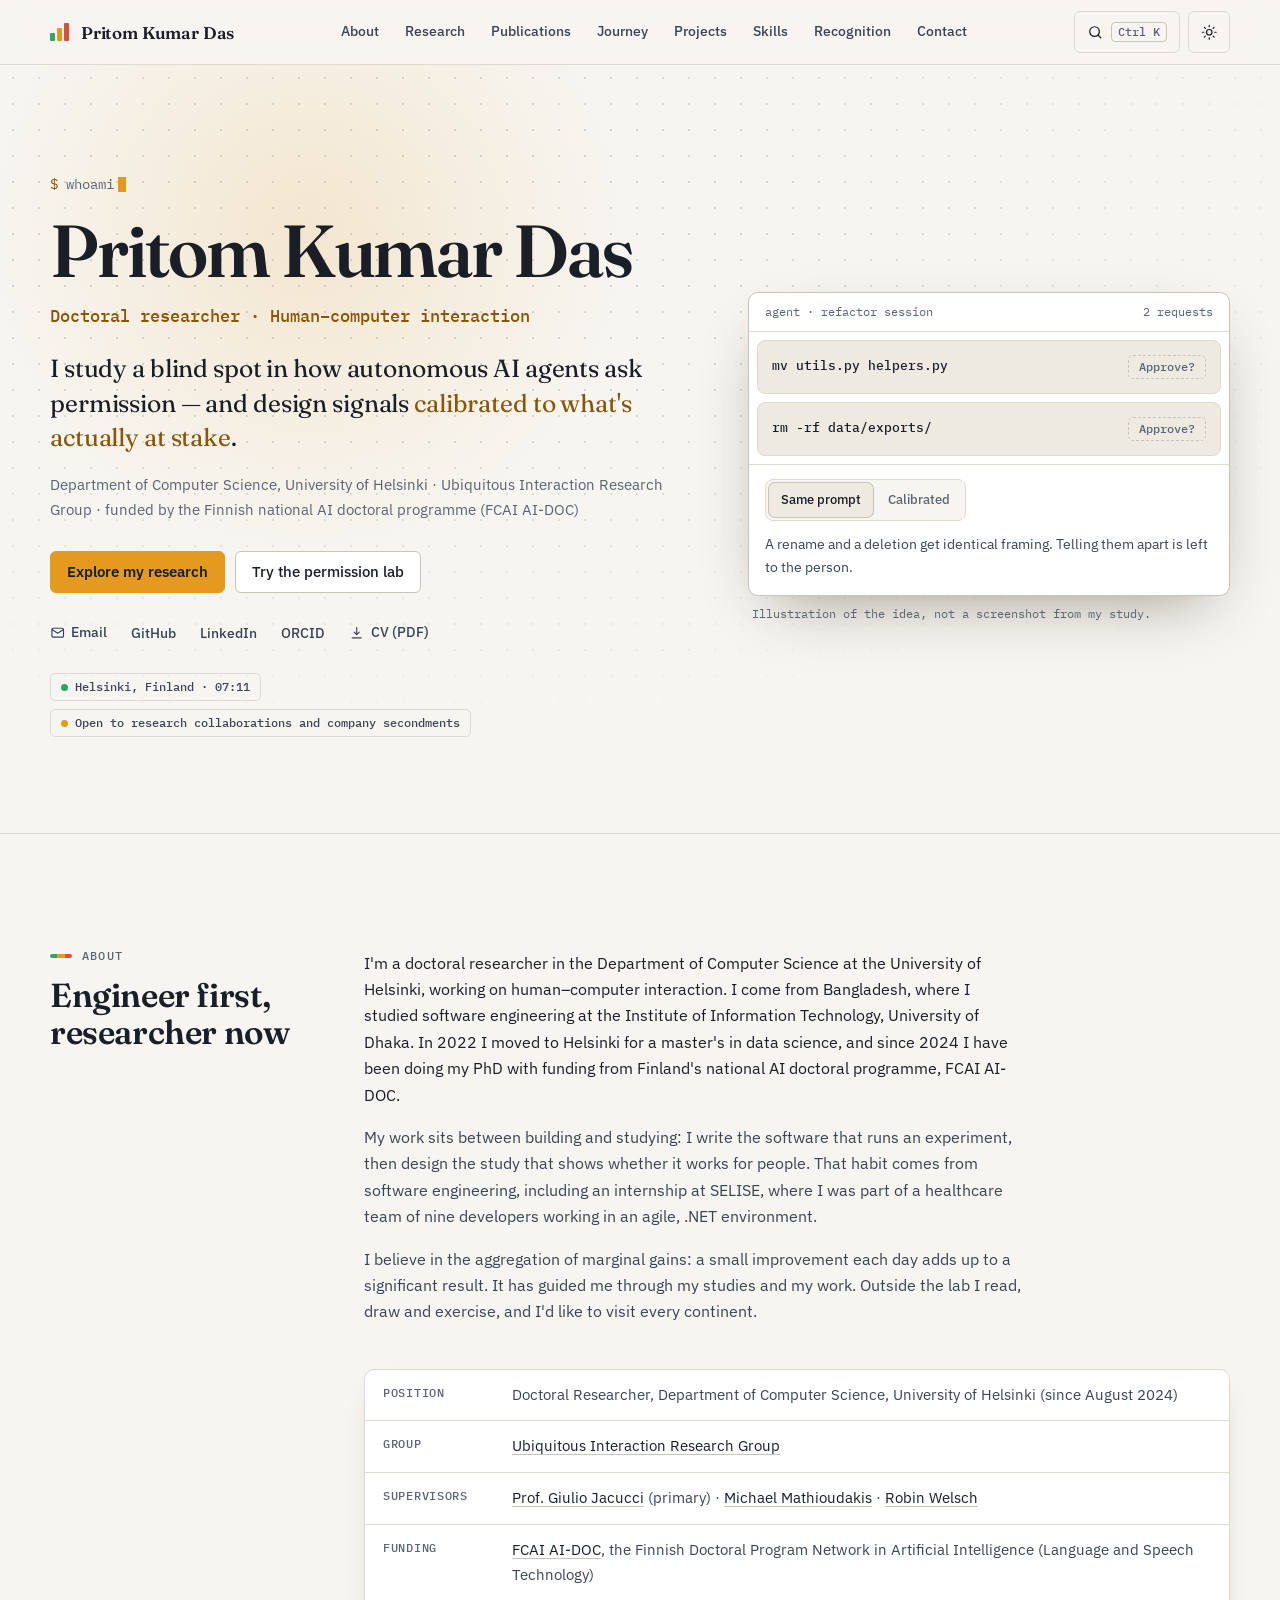
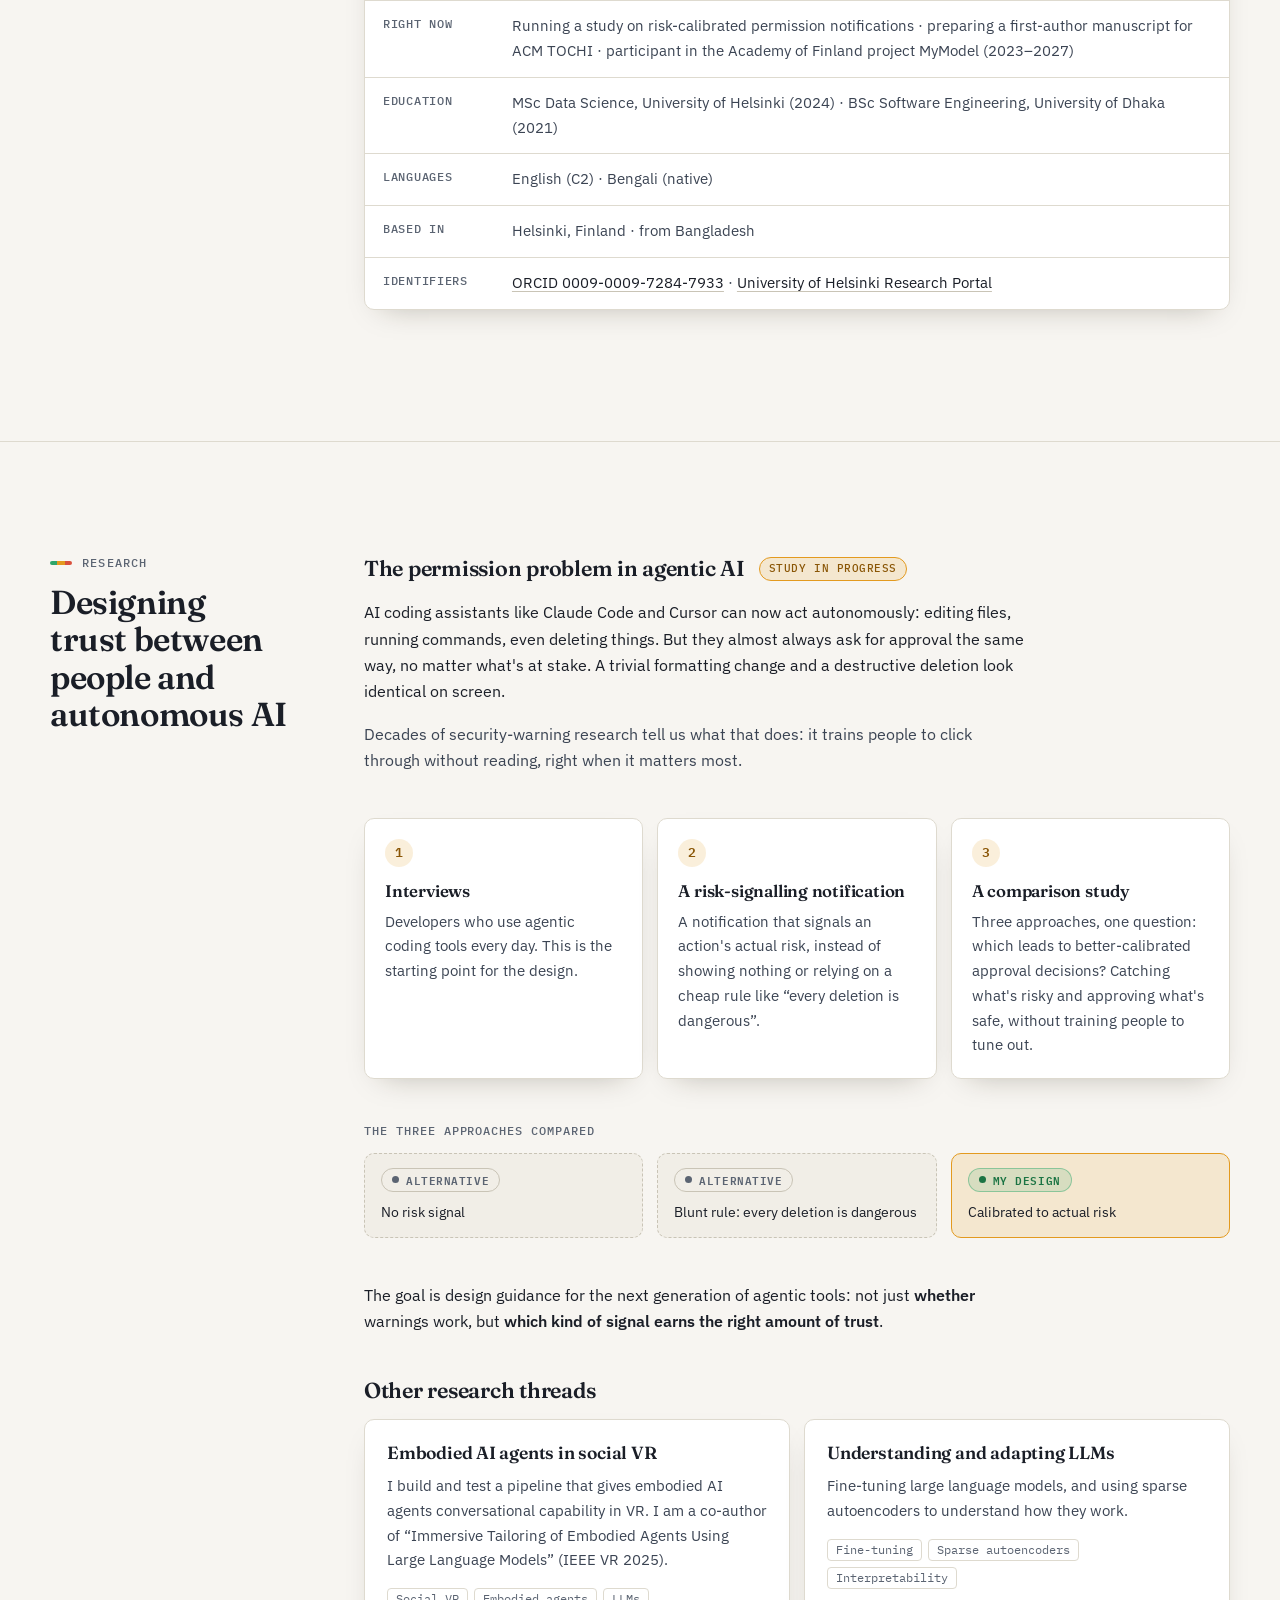
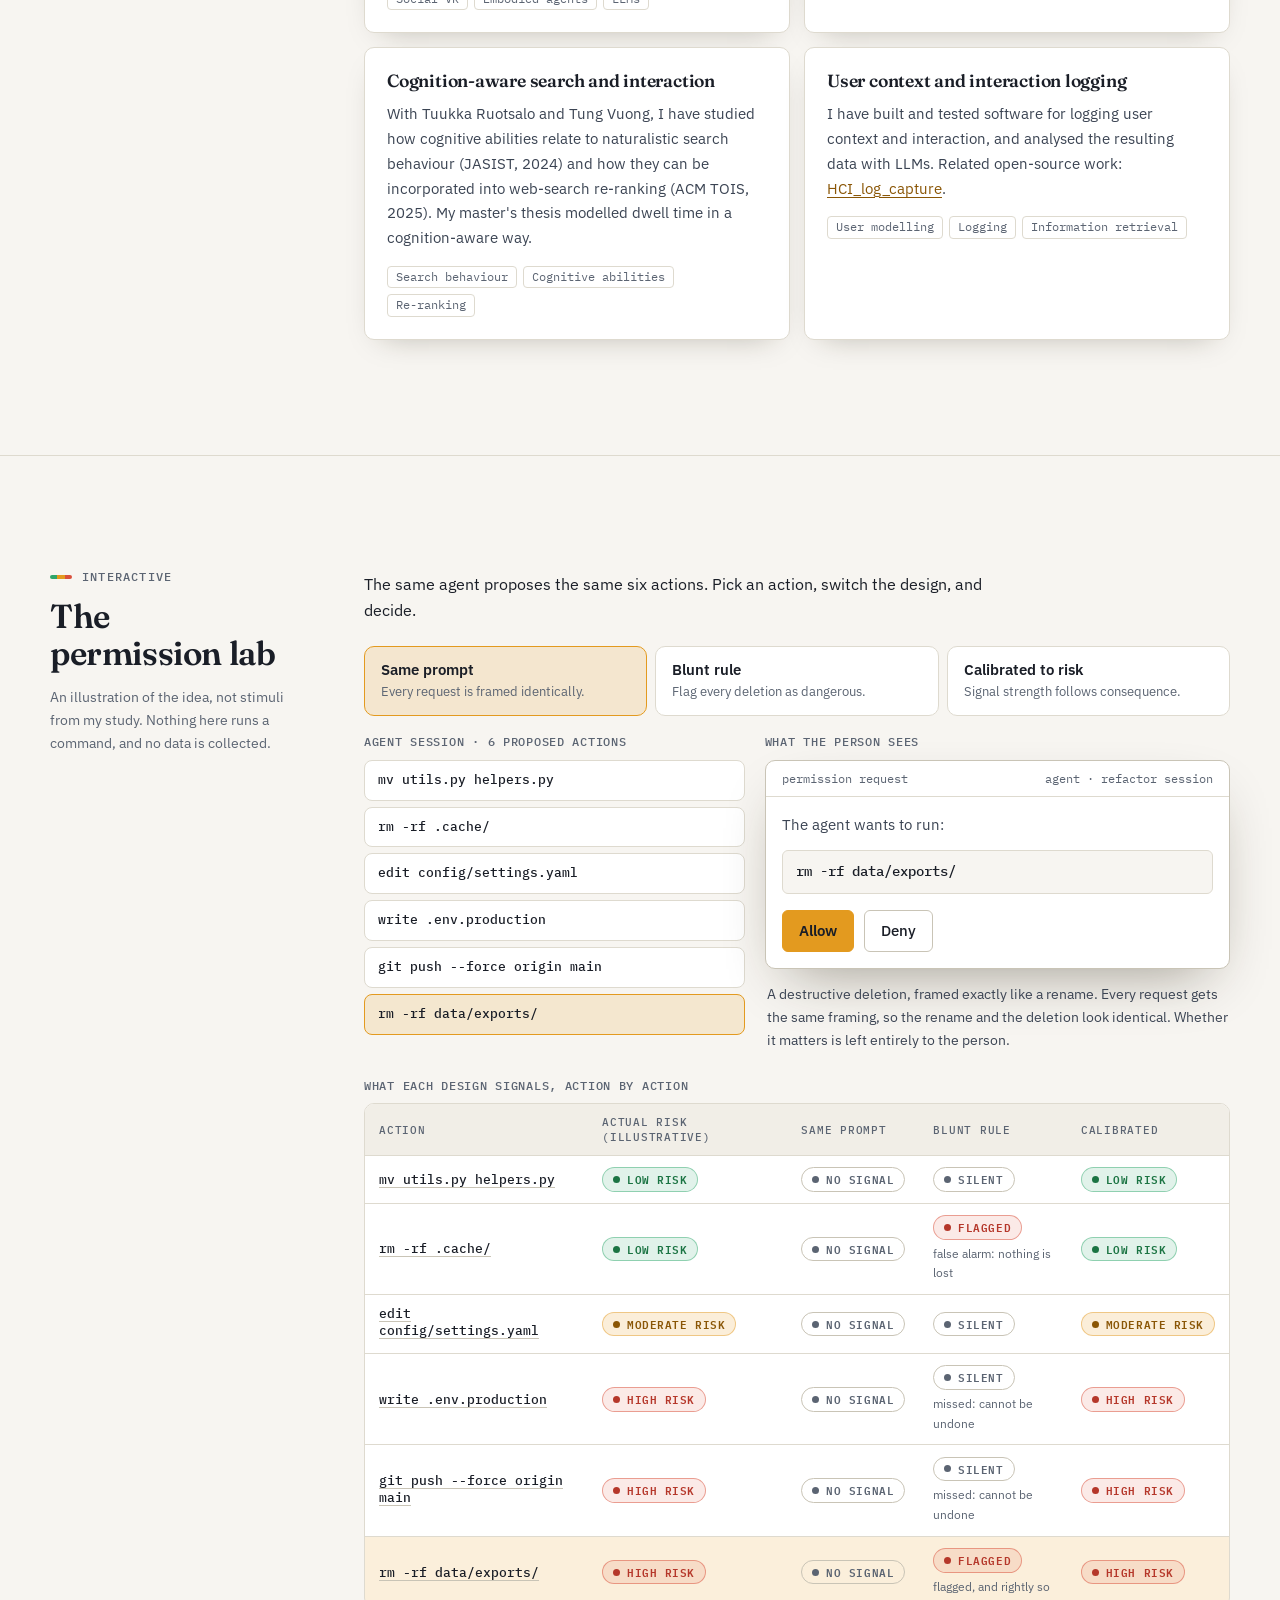
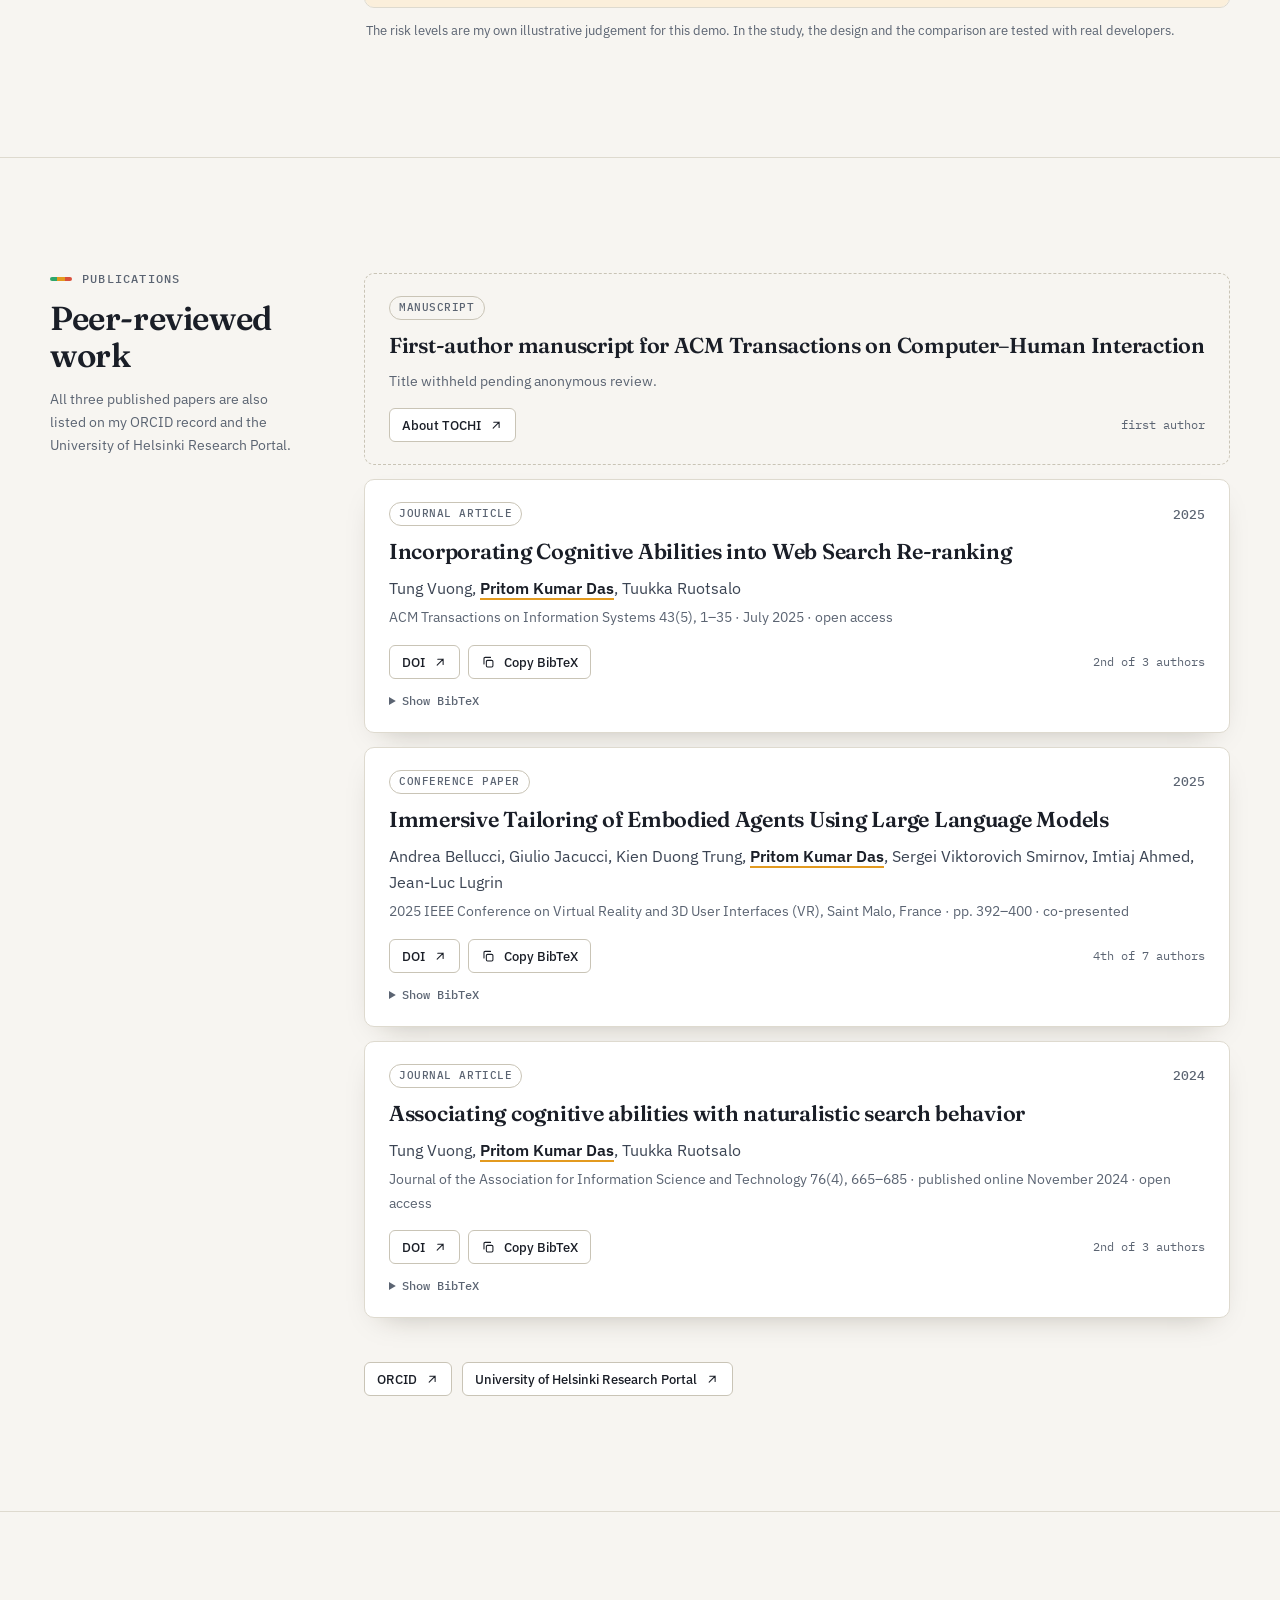
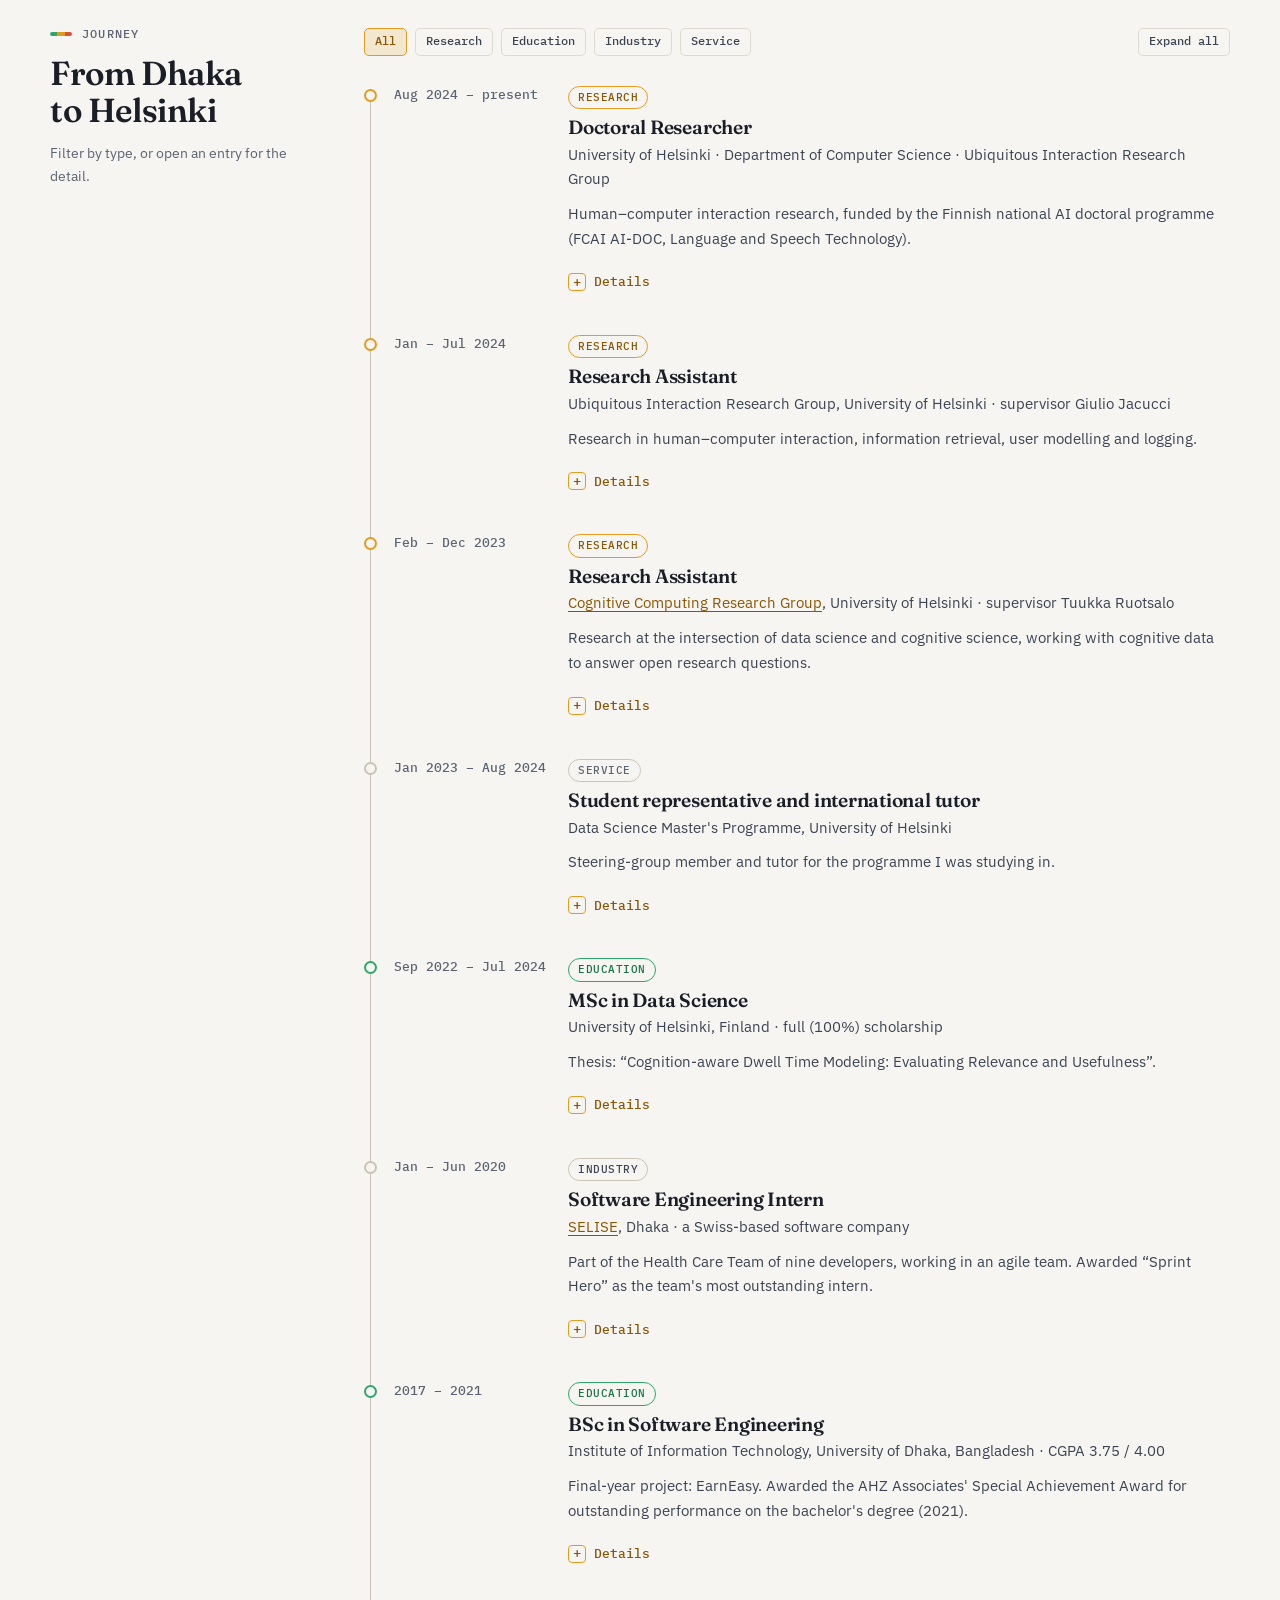
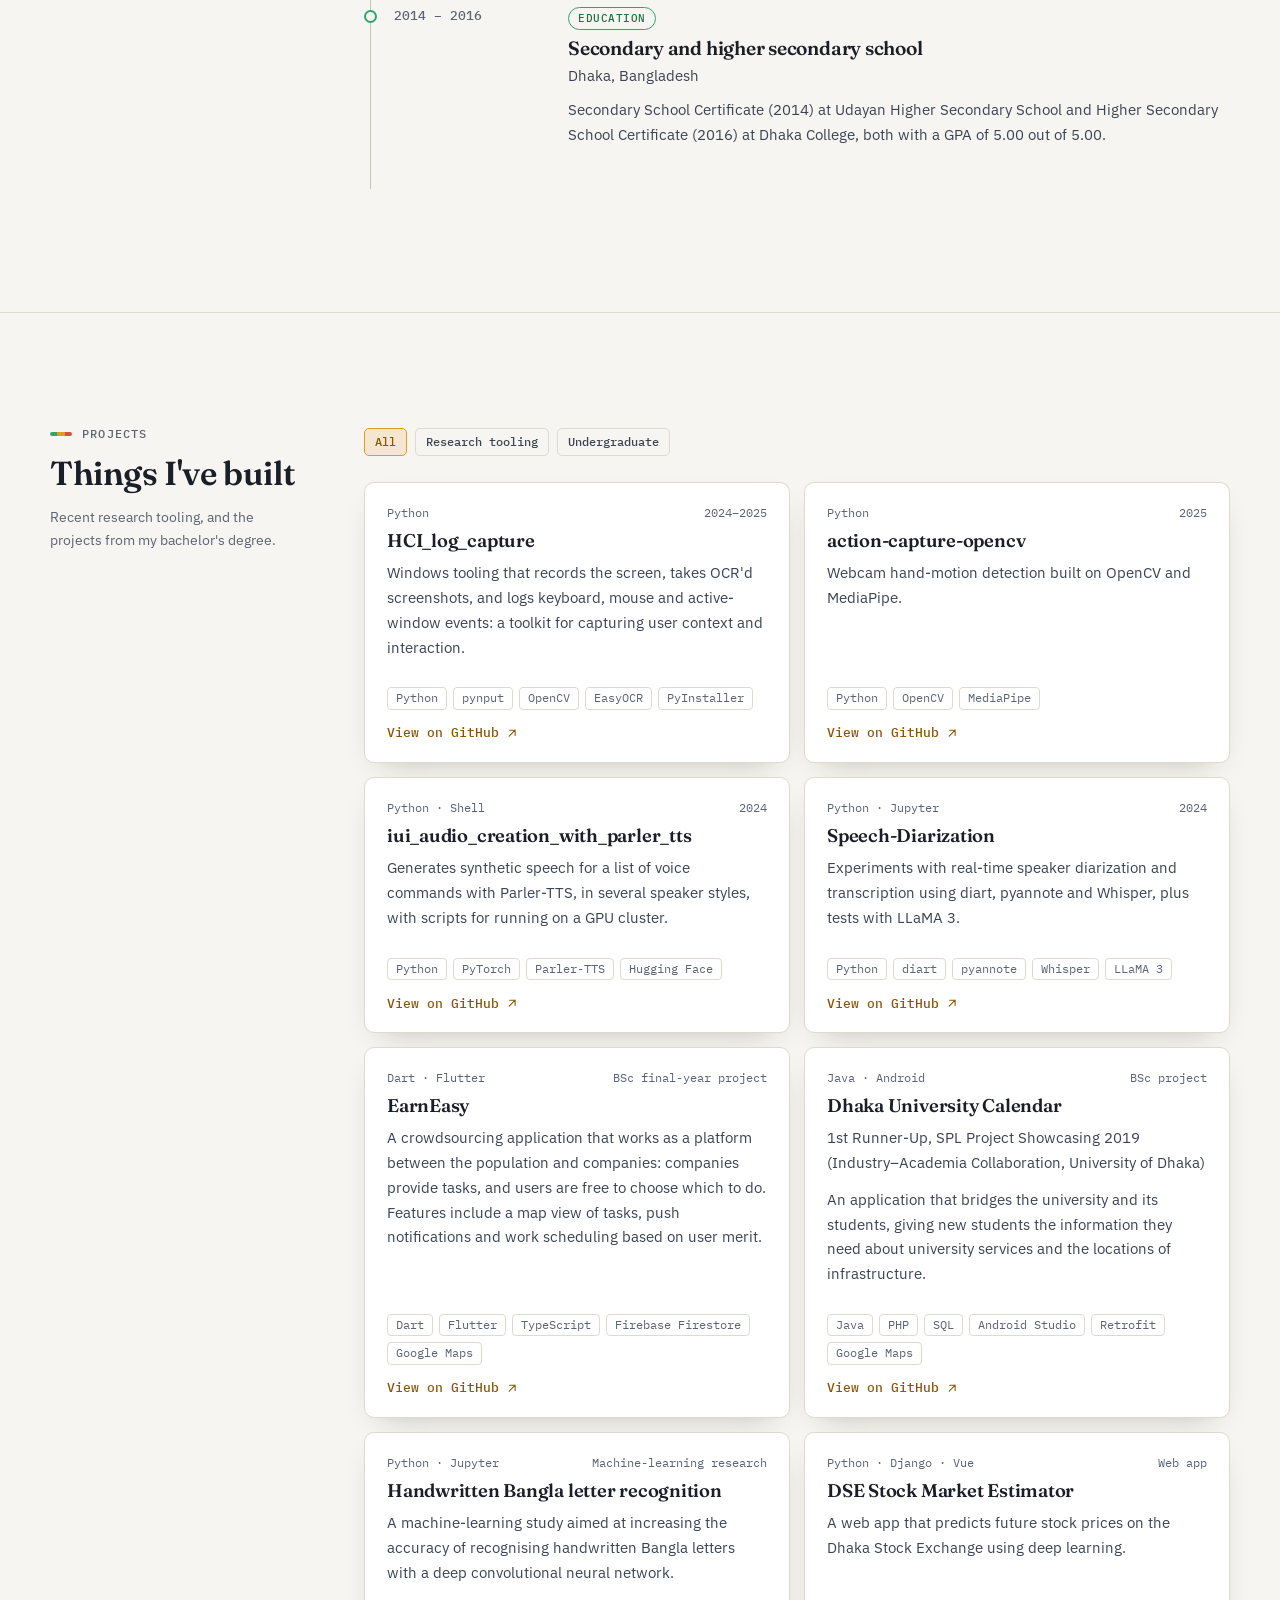
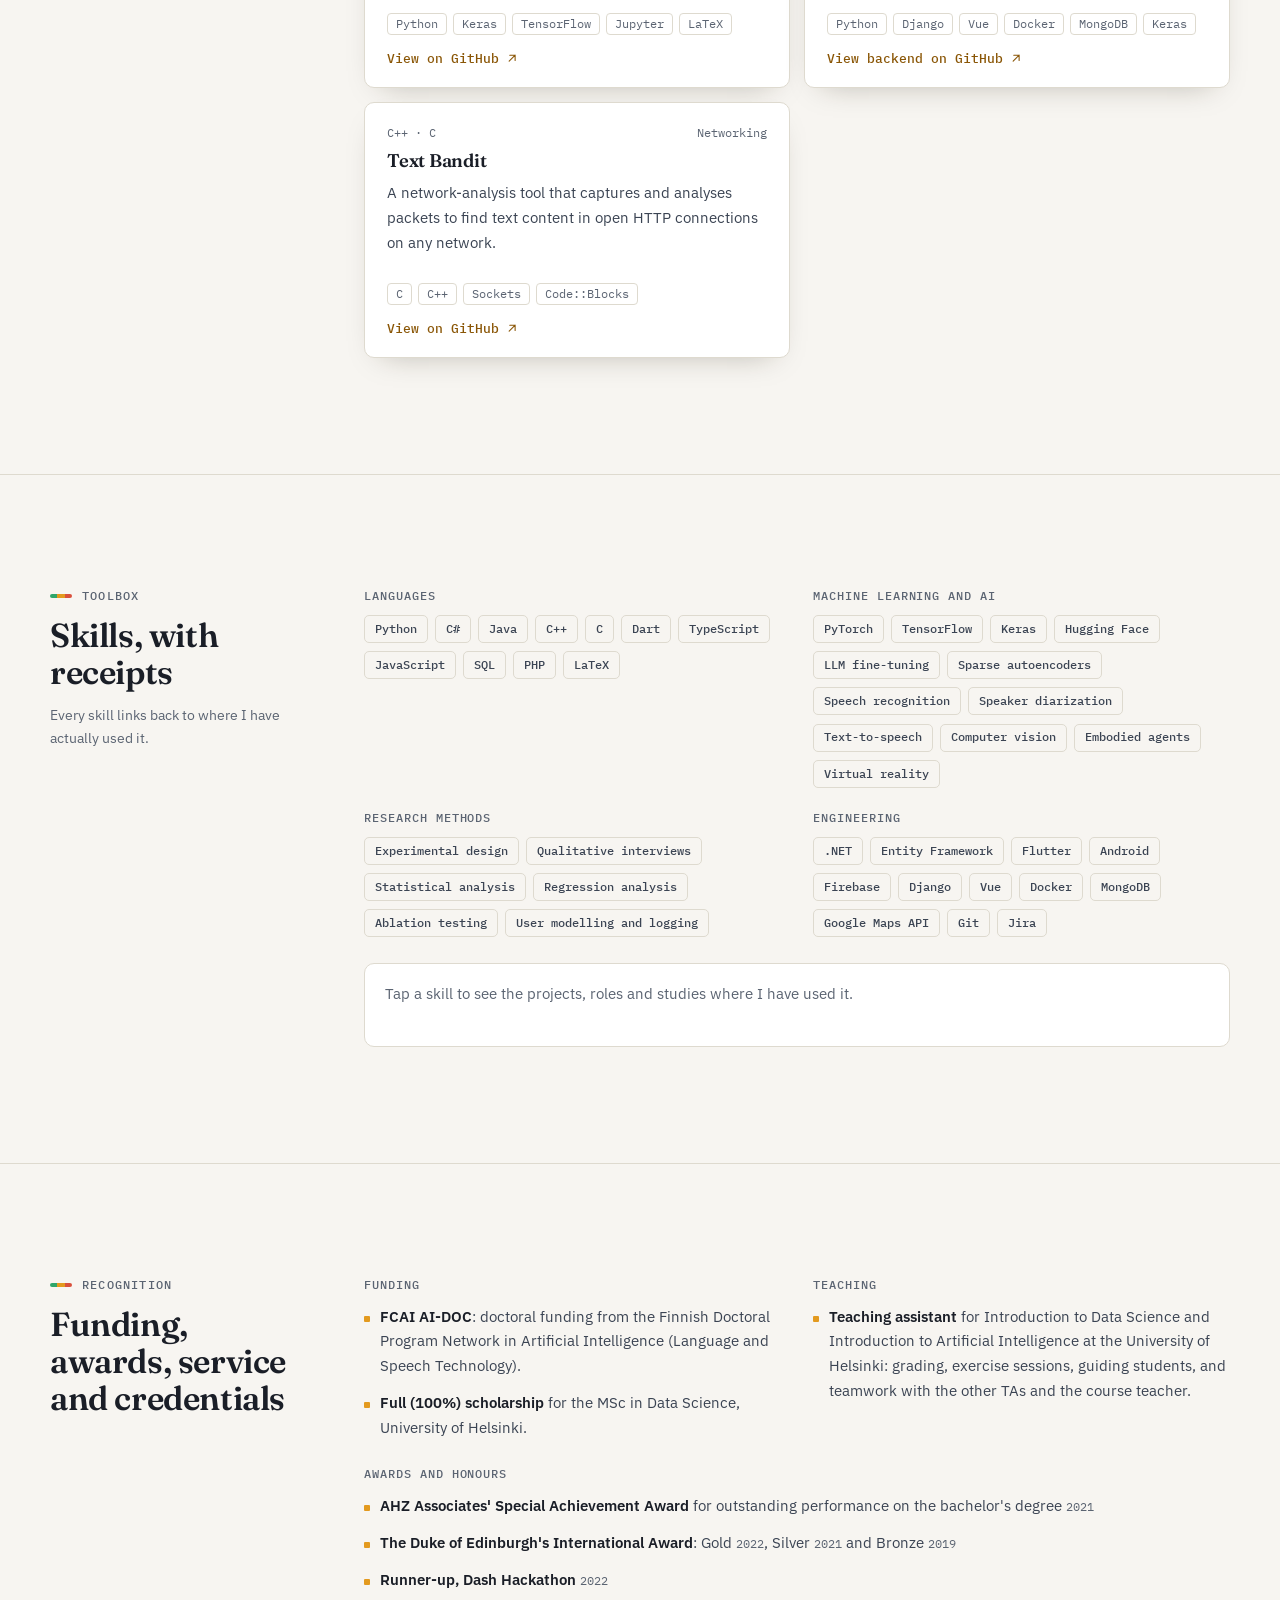
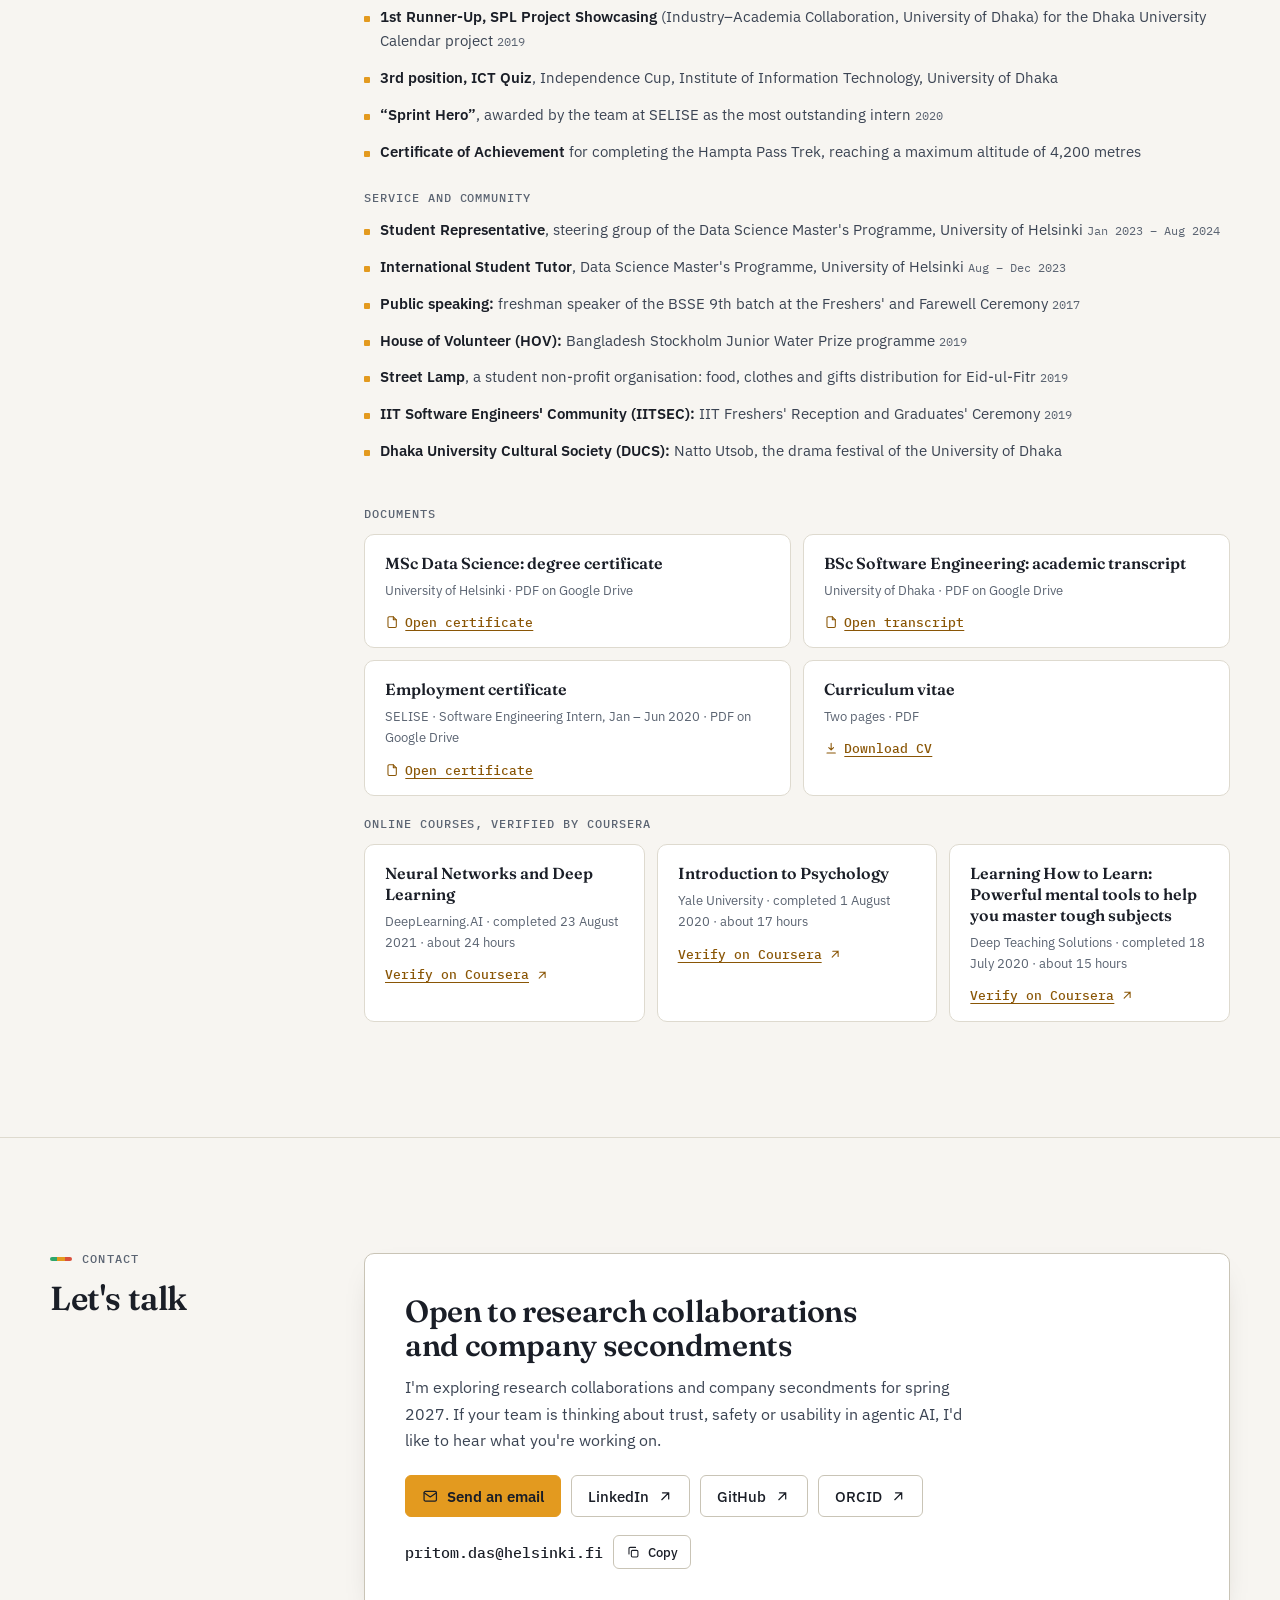
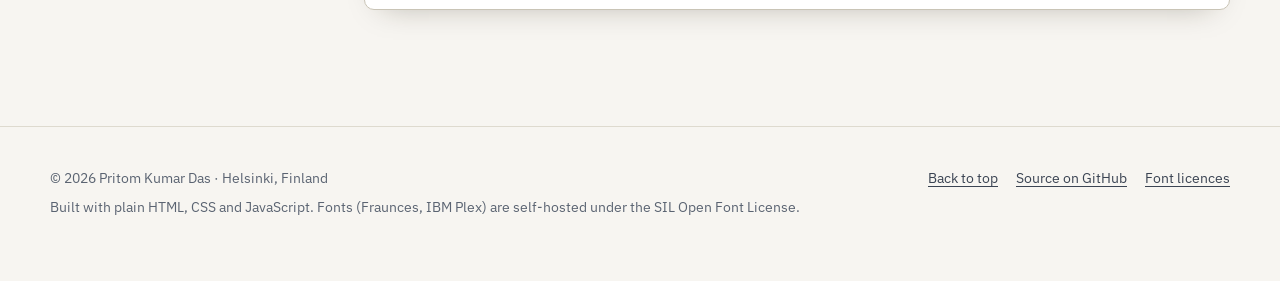
<file: index.html>
<!DOCTYPE html>
<html lang="en">
<head>
<meta charset="utf-8">
<meta name="viewport" content="width=device-width, initial-scale=1, viewport-fit=cover">
<title>Pritom Kumar Das — Doctoral researcher, HCI · University of Helsinki</title>
<meta name="description" content="Pritom Kumar Das is a doctoral researcher in Computer Science at the University of Helsinki, working on human–computer interaction: how people supervise agentic AI, and how to design risk signals that earn the right amount of trust.">
<meta name="author" content="Pritom Kumar Das">
<meta name="color-scheme" content="dark light">
<meta name="theme-color" content="#0B0E13">
<link rel="canonical" href="https://pritomkumar.github.io/">

<meta property="og:type" content="website">
<meta property="og:site_name" content="Pritom Kumar Das">
<meta property="og:title" content="Pritom Kumar Das — Doctoral researcher, HCI · University of Helsinki">
<meta property="og:description" content="Designing signals calibrated to what's actually at stake when autonomous AI agents ask for permission.">
<meta property="og:url" content="https://pritomkumar.github.io/">
<meta property="og:image" content="https://pritomkumar.github.io/assets/img/og-card.png">
<meta property="og:image:width" content="1200">
<meta property="og:image:height" content="630">
<meta property="og:image:alt" content="Pritom Kumar Das, doctoral researcher in human–computer interaction at the University of Helsinki">
<meta name="twitter:card" content="summary_large_image">

<link rel="icon" href="assets/img/favicon.svg" type="image/svg+xml">
<script>try{var t=localStorage.getItem('pkd-theme');if(t==='light'||t==='dark'){document.documentElement.setAttribute('data-theme',t);}}catch(e){}</script>
<link rel="preload" href="assets/fonts/fraunces-400-700.woff2" as="font" type="font/woff2" crossorigin>
<link rel="preload" href="assets/fonts/ibm-plex-sans-var.woff2" as="font" type="font/woff2" crossorigin>
<link rel="preload" href="assets/fonts/ibm-plex-mono-400.woff2" as="font" type="font/woff2" crossorigin>
<link rel="stylesheet" href="assets/css/site.css">

<script type="application/ld+json">
{
  "@context": "https://schema.org",
  "@type": "Person",
  "name": "Pritom Kumar Das",
  "url": "https://pritomkumar.github.io/",
  "jobTitle": "Doctoral Researcher",
  "affiliation": { "@type": "CollegeOrUniversity", "name": "University of Helsinki", "url": "https://www.helsinki.fi/en" },
  "alumniOf": [
    { "@type": "CollegeOrUniversity", "name": "University of Helsinki" },
    { "@type": "CollegeOrUniversity", "name": "University of Dhaka" }
  ],
  "knowsAbout": ["Human–computer interaction", "Agentic AI", "Human–AI interaction", "Social virtual reality", "Large language models"],
  "sameAs": [
    "https://www.linkedin.com/in/pritomkumar/",
    "https://github.com/PritomKumar",
    "https://orcid.org/0009-0009-7284-7933",
    "https://researchportal.helsinki.fi/en/persons/pritom-kumar-das"
  ]
}
</script>
</head>
<body>
<a class="skip-link" href="#main">Skip to content</a>
<div class="progress" aria-hidden="true"><span id="progress-bar"></span></div>

<svg width="0" height="0" style="position:absolute" aria-hidden="true" focusable="false">
  <symbol id="i-arrow" viewBox="0 0 24 24"><path d="M7 17 17 7M8 7h9v9"/></symbol>
  <symbol id="i-copy" viewBox="0 0 24 24"><rect x="9" y="9" width="11" height="11" rx="2"/><path d="M5 15V6a2 2 0 0 1 2-2h9"/></symbol>
  <symbol id="i-mail" viewBox="0 0 24 24"><rect x="3" y="5" width="18" height="14" rx="2"/><path d="m3 7 9 6 9-6"/></symbol>
  <symbol id="i-download" viewBox="0 0 24 24"><path d="M12 4v11m0 0-4-4m4 4 4-4M5 20h14"/></symbol>
  <symbol id="i-sun" viewBox="0 0 24 24"><circle cx="12" cy="12" r="4"/><path d="M12 2v2M12 20v2M4.9 4.9l1.4 1.4M17.7 17.7l1.4 1.4M2 12h2M20 12h2M4.9 19.1l1.4-1.4M17.7 6.3l1.4-1.4"/></symbol>
  <symbol id="i-moon" viewBox="0 0 24 24"><path d="M20 14.5A8 8 0 1 1 9.5 4a6.5 6.5 0 0 0 10.5 10.5z"/></symbol>
  <symbol id="i-search" viewBox="0 0 24 24"><circle cx="11" cy="11" r="7"/><path d="m20 20-3.5-3.5"/></symbol>
  <symbol id="i-menu" viewBox="0 0 24 24"><path d="M4 7h16M4 12h16M4 17h16"/></symbol>
  <symbol id="i-file" viewBox="0 0 24 24"><path d="M14 3H7a2 2 0 0 0-2 2v14a2 2 0 0 0 2 2h10a2 2 0 0 0 2-2V8z"/><path d="M14 3v5h5"/></symbol>
</svg>

<header class="nav" id="nav">
  <div class="container nav__inner">
    <a class="brand" href="#top" aria-label="Pritom Kumar Das, back to top">
      <span class="brand__mark" aria-hidden="true"><i></i><i></i><i></i></span>
      <span class="brand__name">Pritom Kumar Das</span>
    </a>
    <nav class="nav__links" id="nav-links" aria-label="Sections">
      <a href="#about">About</a>
      <a href="#research">Research</a>
      <a href="#publications">Publications</a>
      <a href="#journey">Journey</a>
      <a href="#projects">Projects</a>
      <a href="#skills">Skills</a>
      <a href="#recognition">Recognition</a>
      <a href="#contact">Contact</a>
    </nav>
    <div class="nav__tools">
      <button type="button" class="btn btn--ghost btn--kbd" id="open-palette" aria-haspopup="dialog" aria-label="Open command palette">
        <svg class="icon" aria-hidden="true"><use href="#i-search"/></svg><span class="kbd" data-kbd>Ctrl K</span>
      </button>
      <button type="button" class="btn btn--icon btn--ghost" id="theme-toggle" aria-label="Switch theme">
        <svg class="icon icon--moon" aria-hidden="true"><use href="#i-moon"/></svg>
        <svg class="icon icon--sun" aria-hidden="true"><use href="#i-sun"/></svg>
      </button>
      <button type="button" class="btn btn--icon btn--ghost nav__burger" id="nav-burger" aria-expanded="false" aria-controls="nav-links" aria-label="Menu">
        <svg class="icon" aria-hidden="true"><use href="#i-menu"/></svg>
      </button>
    </div>
  </div>
</header>

<main id="main">

  <!-- ============================== HERO ============================== -->
  <section class="hero" id="top" aria-labelledby="hero-title">
    <div class="hero__bg" aria-hidden="true"></div>
    <div class="container hero__grid">
      <div class="hero__copy">
        <p class="prompt" aria-hidden="true"><span class="prompt__sym">$</span> whoami<span class="cursor"></span></p>
        <h1 id="hero-title">Pritom Kumar Das</h1>
        <p class="hero__role">Doctoral researcher · Human–computer interaction</p>
        <p class="hero__lead">I study a blind spot in how autonomous AI agents ask permission — and design signals <em>calibrated to what's actually at stake</em>.</p>
        <p class="hero__affil">Department of Computer Science, University of Helsinki · Ubiquitous Interaction Research Group · funded by the Finnish national AI doctoral programme (FCAI AI-DOC)</p>
        <div class="hero__cta">
          <a class="btn btn--primary" href="#research">Explore my research</a>
          <a class="btn" href="#lab">Try the permission lab</a>
        </div>
        <ul class="hero__links" aria-label="Profiles and contact">
          <li><a href="mailto:pritom.das@helsinki.fi"><svg class="icon" aria-hidden="true"><use href="#i-mail"/></svg>Email</a></li>
          <li><a href="https://github.com/PritomKumar" target="_blank" rel="noopener noreferrer">GitHub</a></li>
          <li><a href="https://www.linkedin.com/in/pritomkumar/" target="_blank" rel="noopener noreferrer">LinkedIn</a></li>
          <li><a href="https://orcid.org/0009-0009-7284-7933" target="_blank" rel="noopener noreferrer">ORCID</a></li>
          <li><a href="assets/Pritom-Kumar-Das-CV.pdf" target="_blank" rel="noopener"><svg class="icon" aria-hidden="true"><use href="#i-download"/></svg>CV (PDF)</a></li>
        </ul>
        <ul class="hero__meta" aria-label="Location and availability">
          <li class="chip"><span class="dot dot--safe" aria-hidden="true"></span>Helsinki, Finland · <span id="clock">--:--</span></li>
          <li class="chip"><span class="dot" aria-hidden="true"></span>Open to research collaborations and company secondments</li>
        </ul>
      </div>

      <aside class="hero__visual" aria-label="Illustration: the same permission prompt for every action, versus one calibrated to risk">
        <div class="signal" id="signal" data-mode="same">
          <div class="signal__bar"><span>agent · refactor session</span><span>2 requests</span></div>
          <ul class="signal__list">
            <li class="req" data-risk="low">
              <span class="req__cmd">mv utils.py helpers.py</span>
              <span class="req__ask tag--same">Approve?</span>
              <span class="risk risk--low tag--cal">Low risk</span>
            </li>
            <li class="req" data-risk="high">
              <span class="req__cmd">rm -rf data/exports/</span>
              <span class="req__ask tag--same">Approve?</span>
              <span class="risk risk--high tag--cal">High risk</span>
            </li>
          </ul>
          <div class="signal__foot">
            <div class="seg" role="group" aria-label="Notification design">
              <button type="button" data-mode="same" aria-pressed="true">Same prompt</button>
              <button type="button" data-mode="calibrated" aria-pressed="false">Calibrated</button>
            </div>
            <p class="signal__note" aria-live="polite">
              <span class="note--same">A rename and a deletion get identical framing. Telling them apart is left to the person.</span>
              <span class="note--cal">Signal strength follows consequence, so attention goes where it's needed.</span>
            </p>
          </div>
        </div>
        <p class="signal__cap">Illustration of the idea, not a screenshot from my study.</p>
      </aside>
    </div>
  </section>

  <!-- ============================== ABOUT ============================== -->
  <section class="section" id="about" aria-labelledby="about-title">
    <div class="container section__grid">
      <div class="rail">
        <p class="eyebrow">About</p>
        <h2 id="about-title">Engineer first, researcher now</h2>
      </div>
      <div class="content">
        <div class="prose reveal">
          <p>I'm a doctoral researcher in the Department of Computer Science at the University of Helsinki, working on human–computer interaction. I come from Bangladesh, where I studied software engineering at the Institute of Information Technology, University of Dhaka. In 2022 I moved to Helsinki for a master's in data science, and since 2024 I have been doing my PhD with funding from Finland's national AI doctoral programme, FCAI AI-DOC.</p>
          <p>My work sits between building and studying: I write the software that runs an experiment, then design the study that shows whether it works for people. That habit comes from software engineering, including an internship at SELISE, where I was part of a healthcare team of nine developers working in an agile, .NET environment.</p>
          <p>I believe in the aggregation of marginal gains: a small improvement each day adds up to a significant result. It has guided me through my studies and my work. Outside the lab I read, draw and exercise, and I'd like to visit every continent.</p>
        </div>

        <dl class="glance reveal">
          <dt>Position</dt>
          <dd>Doctoral Researcher, Department of Computer Science, University of Helsinki (since August 2024)</dd>
          <dt>Group</dt>
          <dd><a href="https://www.helsinki.fi/en/researchgroups/ubiquitous-interaction" target="_blank" rel="noopener noreferrer">Ubiquitous Interaction Research Group</a></dd>
          <dt>Supervisors</dt>
          <dd><a href="https://researchportal.helsinki.fi/en/persons/giulio-jacucci" target="_blank" rel="noopener noreferrer">Prof. Giulio Jacucci</a> (primary) · <a href="https://researchportal.helsinki.fi/fi/persons/michael-mathioudakis/" target="_blank" rel="noopener noreferrer">Michael Mathioudakis</a> · <a href="https://www.aalto.fi/en/people/robin-welsch" target="_blank" rel="noopener noreferrer">Robin Welsch</a></dd>
          <dt>Funding</dt>
          <dd><a href="https://fcai.fi/ai-doc/home" target="_blank" rel="noopener noreferrer">FCAI AI-DOC</a>, the Finnish Doctoral Program Network in Artificial Intelligence (Language and Speech Technology)</dd>
          <dt>Right now</dt>
          <dd>Running a study on risk-calibrated permission notifications · preparing a first-author manuscript for ACM TOCHI · participant in the Academy of Finland project MyModel (2023–2027)</dd>
          <dt>Education</dt>
          <dd>MSc Data Science, University of Helsinki (2024) · BSc Software Engineering, University of Dhaka (2021)</dd>
          <dt>Languages</dt>
          <dd>English (C2) · Bengali (native)</dd>
          <dt>Based in</dt>
          <dd>Helsinki, Finland · from Bangladesh</dd>
          <dt>Identifiers</dt>
          <dd><a href="https://orcid.org/0009-0009-7284-7933" target="_blank" rel="noopener noreferrer">ORCID 0009-0009-7284-7933</a> · <a href="https://researchportal.helsinki.fi/en/persons/pritom-kumar-das" target="_blank" rel="noopener noreferrer">University of Helsinki Research Portal</a></dd>
        </dl>
      </div>
    </div>
  </section>

  <!-- ============================== RESEARCH ============================== -->
  <section class="section" id="research" aria-labelledby="research-title">
    <div class="container section__grid">
      <div class="rail">
        <p class="eyebrow">Research</p>
        <h2 id="research-title">Designing trust between people and autonomous AI</h2>
      </div>
      <div class="content">
        <div class="reveal" id="study" data-name="Study: risk-calibrated permission notifications" data-kind="Research" data-skills="experiments interviews">
          <div class="study-head">
            <h3>The permission problem in agentic AI</h3>
            <span class="badge badge--live">Study in progress</span>
          </div>
          <div class="prose">
            <p>AI coding assistants like Claude Code and Cursor can now act autonomously: editing files, running commands, even deleting things. But they almost always ask for approval the same way, no matter what's at stake. A trivial formatting change and a destructive deletion look identical on screen.</p>
            <p>Decades of security-warning research tell us what that does: it trains people to click through without reading, right when it matters most.</p>
          </div>
        </div>

        <ol class="steps" aria-label="How the study is set up">
          <li class="step reveal">
            <h4>Interviews</h4>
            <p>Developers who use agentic coding tools every day. This is the starting point for the design.</p>
          </li>
          <li class="step reveal">
            <h4>A risk-signalling notification</h4>
            <p>A notification that signals an action's actual risk, instead of showing nothing or relying on a cheap rule like “every deletion is dangerous”.</p>
          </li>
          <li class="step reveal">
            <h4>A comparison study</h4>
            <p>Three approaches, one question: which leads to better-calibrated approval decisions? Catching what's risky and approving what's safe, without training people to tune out.</p>
          </li>
        </ol>
        <div class="reveal">
          <p class="conds__label" style="margin-top:0">The three approaches compared</p>
          <ul class="conds" aria-label="The three approaches compared">
            <li><span class="risk risk--none">Alternative</span>No risk signal</li>
            <li><span class="risk risk--none">Alternative</span>Blunt rule: every deletion is dangerous</li>
            <li><span class="risk risk--low">My design</span>Calibrated to actual risk</li>
          </ul>
        </div>

        <div class="prose reveal">
          <p>The goal is design guidance for the next generation of agentic tools: not just <strong>whether</strong> warnings work, but <strong>which kind of signal earns the right amount of trust</strong>.</p>
        </div>

        <div>
          <h3>Other research threads</h3>
          <div class="threads" style="margin-top:16px">
            <article class="thread reveal" id="thread-vr" data-name="Embodied AI agents in social VR" data-kind="Research" data-skills="embodied vr">
              <h4>Embodied AI agents in social VR</h4>
              <p>I build and test a pipeline that gives embodied AI agents conversational capability in VR. I am a co-author of “Immersive Tailoring of Embodied Agents Using Large Language Models” (IEEE VR 2025).</p>
              <ul class="tags"><li>Social VR</li><li>Embodied agents</li><li>LLMs</li></ul>
            </article>
            <article class="thread reveal" id="thread-llm" data-name="Understanding and adapting LLMs" data-kind="Research" data-skills="llmft sae">
              <h4>Understanding and adapting LLMs</h4>
              <p>Fine-tuning large language models, and using sparse autoencoders to understand how they work.</p>
              <ul class="tags"><li>Fine-tuning</li><li>Sparse autoencoders</li><li>Interpretability</li></ul>
            </article>
            <article class="thread reveal" id="thread-cog">
              <h4>Cognition-aware search and interaction</h4>
              <p>With Tuukka Ruotsalo and Tung Vuong, I have studied how cognitive abilities relate to naturalistic search behaviour (JASIST, 2024) and how they can be incorporated into web-search re-ranking (ACM TOIS, 2025). My master's thesis modelled dwell time in a cognition-aware way.</p>
              <ul class="tags"><li>Search behaviour</li><li>Cognitive abilities</li><li>Re-ranking</li></ul>
            </article>
            <article class="thread reveal" id="thread-log" data-name="User context and interaction logging" data-kind="Research" data-skills="usermodel">
              <h4>User context and interaction logging</h4>
              <p>I have built and tested software for logging user context and interaction, and analysed the resulting data with LLMs. Related open-source work: <a href="https://github.com/PritomKumar/HCI_log_capture" target="_blank" rel="noopener noreferrer">HCI_log_capture</a>.</p>
              <ul class="tags"><li>User modelling</li><li>Logging</li><li>Information retrieval</li></ul>
            </article>
          </div>
        </div>
      </div>
    </div>
  </section>

  <!-- ============================== PERMISSION LAB ============================== -->
  <section class="section" id="lab" data-spy="research" aria-labelledby="lab-title">
    <div class="container section__grid">
      <div class="rail">
        <p class="eyebrow">Interactive</p>
        <h2 id="lab-title">The permission lab</h2>
        <p class="rail__note">An illustration of the idea, not stimuli from my study. Nothing here runs a command, and no data is collected.</p>
      </div>
      <div class="content">
        <div class="lab" id="lab-app">
          <div class="prose"><p>The same agent proposes the same six actions. Pick an action, switch the design, and decide.</p></div>
          <div class="lab__modes" role="radiogroup" aria-label="Notification design" style="margin-top:22px">
            <div class="mode">
              <input type="radio" name="lab-mode" id="mode-same" value="same" checked>
              <label for="mode-same"><span class="mode__t">Same prompt</span><span class="mode__d">Every request is framed identically.</span></label>
            </div>
            <div class="mode">
              <input type="radio" name="lab-mode" id="mode-blunt" value="blunt">
              <label for="mode-blunt"><span class="mode__t">Blunt rule</span><span class="mode__d">Flag every deletion as dangerous.</span></label>
            </div>
            <div class="mode">
              <input type="radio" name="lab-mode" id="mode-cal" value="calibrated">
              <label for="mode-cal"><span class="mode__t">Calibrated to risk</span><span class="mode__d">Signal strength follows consequence.</span></label>
            </div>
          </div>
          <div class="lab__body">
            <div>
              <p class="lab__cap">Agent session · 6 proposed actions</p>
              <ol class="lab__list" id="lab-list" aria-label="Proposed actions"></ol>
            </div>
            <div>
              <p class="lab__cap">What the person sees</p>
              <div id="lab-dialog"></div>
              <p class="lab__caption" id="lab-caption" aria-live="polite"></p>
            </div>
          </div>
          <div class="lab__matrix">
            <p class="lab__cap">What each design signals, action by action</p>
            <div class="tablewrap">
              <table class="matrix">
                <caption class="sr-only">What each notification design signals for each of the six actions</caption>
                <thead><tr><th scope="col">Action</th><th scope="col">Actual risk (illustrative)</th><th scope="col">Same prompt</th><th scope="col">Blunt rule</th><th scope="col">Calibrated</th></tr></thead>
                <tbody id="lab-matrix-body"></tbody>
              </table>
            </div>
            <p class="lab__note">The risk levels are my own illustrative judgement for this demo. In the study, the design and the comparison are tested with real developers.</p>
          </div>
        </div>
        <div class="lab-fallback">
          <p><strong>Interactive demo (needs JavaScript).</strong> The same agent asks permission for six actions: renaming a file, deleting a build cache, editing a config file, overwriting a production settings file, force-pushing to main, and deleting exported data. Three designs are compared: the same prompt for everything; a blunt rule that flags every deletion; and a signal calibrated to actual risk. The blunt rule cries wolf about the harmless cache deletion and stays silent about the force-push.</p>
        </div>
      </div>
    </div>
  </section>

  <!-- ============================== PUBLICATIONS ============================== -->
  <section class="section" id="publications" aria-labelledby="pubs-title">
    <div class="container section__grid">
      <div class="rail">
        <p class="eyebrow">Publications</p>
        <h2 id="pubs-title">Peer-reviewed work</h2>
        <p class="rail__note">All three published papers are also listed on my ORCID record and the University of Helsinki Research Portal.</p>
      </div>
      <div class="content">
        <div class="pubs">

          <article class="pub pub--pending reveal" id="pub-tochi" data-name="First-author manuscript (ACM TOCHI)" data-kind="Paper">
            <header class="pub__head"><span class="badge">Manuscript</span></header>
            <h3 class="pub__title">First-author manuscript for ACM Transactions on Computer–Human Interaction</h3>
            <p class="pub__venue">Title withheld pending anonymous review.</p>
            <div class="pub__actions">
              <a class="btn btn--sm" href="https://dl.acm.org/journal/tochi" target="_blank" rel="noopener noreferrer">About TOCHI <svg class="icon" aria-hidden="true"><use href="#i-arrow"/></svg></a>
              <span class="pub__pos">first author</span>
            </div>
          </article>

          <article class="pub reveal" id="pub-tois" data-name="Incorporating Cognitive Abilities into Web Search Re-ranking" data-kind="Paper">
            <header class="pub__head"><span class="badge">Journal article</span><span class="pub__year">2025</span></header>
            <h3 class="pub__title">Incorporating Cognitive Abilities into Web Search Re-ranking</h3>
            <p class="pub__authors">Tung Vuong, <strong>Pritom Kumar Das</strong>, Tuukka Ruotsalo</p>
            <p class="pub__venue">ACM Transactions on Information Systems 43(5), 1–35 · July 2025 · open access</p>
            <div class="pub__actions">
              <a class="btn btn--sm" href="https://doi.org/10.1145/3736401" target="_blank" rel="noopener noreferrer">DOI <svg class="icon" aria-hidden="true"><use href="#i-arrow"/></svg></a>
              <button type="button" class="btn btn--sm" data-copy-target="#bib-tois" data-copied="BibTeX copied"><svg class="icon" aria-hidden="true"><use href="#i-copy"/></svg>Copy BibTeX</button>
              <span class="pub__pos">2nd of 3 authors</span>
            </div>
            <details class="bib"><summary>Show BibTeX</summary>
<pre id="bib-tois">@article{vuong2025incorporating,
  title     = {Incorporating Cognitive Abilities into Web Search Re-ranking},
  author    = {Vuong, Tung and Das, Pritom Kumar and Ruotsalo, Tuukka},
  journal   = {ACM Transactions on Information Systems},
  volume    = {43},
  number    = {5},
  pages     = {1--35},
  year      = {2025},
  month     = jul,
  publisher = {Association for Computing Machinery},
  doi       = {10.1145/3736401},
  url       = {https://doi.org/10.1145/3736401}
}</pre></details>
          </article>

          <article class="pub reveal" id="pub-vr" data-name="Immersive Tailoring of Embodied Agents Using LLMs (IEEE VR 2025)" data-kind="Paper" data-skills="embodied vr">
            <header class="pub__head"><span class="badge">Conference paper</span><span class="pub__year">2025</span></header>
            <h3 class="pub__title">Immersive Tailoring of Embodied Agents Using Large Language Models</h3>
            <p class="pub__authors">Andrea Bellucci, Giulio Jacucci, Kien Duong Trung, <strong>Pritom Kumar Das</strong>, Sergei Viktorovich Smirnov, Imtiaj Ahmed, Jean-Luc Lugrin</p>
            <p class="pub__venue">2025 IEEE Conference on Virtual Reality and 3D User Interfaces (VR), Saint Malo, France · pp. 392–400 · co-presented</p>
            <div class="pub__actions">
              <a class="btn btn--sm" href="https://doi.org/10.1109/VR59515.2025.00063" target="_blank" rel="noopener noreferrer">DOI <svg class="icon" aria-hidden="true"><use href="#i-arrow"/></svg></a>
              <button type="button" class="btn btn--sm" data-copy-target="#bib-vr" data-copied="BibTeX copied"><svg class="icon" aria-hidden="true"><use href="#i-copy"/></svg>Copy BibTeX</button>
              <span class="pub__pos">4th of 7 authors</span>
            </div>
            <details class="bib"><summary>Show BibTeX</summary>
<pre id="bib-vr">@inproceedings{bellucci2025immersive,
  title     = {Immersive Tailoring of Embodied Agents Using Large Language Models},
  author    = {Bellucci, Andrea and Jacucci, Giulio and Trung, Kien Duong and Das, Pritom Kumar and Smirnov, Sergei Viktorovich and Ahmed, Imtiaj and Lugrin, Jean-Luc},
  booktitle = {2025 IEEE Conference on Virtual Reality and 3D User Interfaces (VR)},
  address   = {Saint Malo, France},
  pages     = {392--400},
  year      = {2025},
  month     = mar,
  publisher = {IEEE},
  doi       = {10.1109/VR59515.2025.00063},
  url       = {https://doi.org/10.1109/VR59515.2025.00063}
}</pre></details>
          </article>

          <article class="pub reveal" id="pub-jasist" data-name="Associating cognitive abilities with naturalistic search behavior (JASIST)" data-kind="Paper">
            <header class="pub__head"><span class="badge">Journal article</span><span class="pub__year">2024</span></header>
            <h3 class="pub__title">Associating cognitive abilities with naturalistic search behavior</h3>
            <p class="pub__authors">Tung Vuong, <strong>Pritom Kumar Das</strong>, Tuukka Ruotsalo</p>
            <p class="pub__venue">Journal of the Association for Information Science and Technology 76(4), 665–685 · published online November 2024 · open access</p>
            <div class="pub__actions">
              <a class="btn btn--sm" href="https://doi.org/10.1002/asi.24963" target="_blank" rel="noopener noreferrer">DOI <svg class="icon" aria-hidden="true"><use href="#i-arrow"/></svg></a>
              <button type="button" class="btn btn--sm" data-copy-target="#bib-jasist" data-copied="BibTeX copied"><svg class="icon" aria-hidden="true"><use href="#i-copy"/></svg>Copy BibTeX</button>
              <span class="pub__pos">2nd of 3 authors</span>
            </div>
            <details class="bib"><summary>Show BibTeX</summary>
<pre id="bib-jasist">@article{vuong2025associating,
  title     = {Associating cognitive abilities with naturalistic search behavior},
  author    = {Vuong, Tung and Das, Pritom Kumar and Ruotsalo, Tuukka},
  journal   = {Journal of the Association for Information Science and Technology},
  volume    = {76},
  number    = {4},
  pages     = {665--685},
  year      = {2025},
  publisher = {Wiley},
  doi       = {10.1002/asi.24963},
  url       = {https://doi.org/10.1002/asi.24963},
  note      = {First published online 6 November 2024}
}</pre></details>
          </article>
        </div>

        <div class="pubs-foot reveal">
          <a class="btn btn--sm" href="https://orcid.org/0009-0009-7284-7933" target="_blank" rel="noopener noreferrer">ORCID <svg class="icon" aria-hidden="true"><use href="#i-arrow"/></svg></a>
          <a class="btn btn--sm" href="https://researchportal.helsinki.fi/en/persons/pritom-kumar-das" target="_blank" rel="noopener noreferrer">University of Helsinki Research Portal <svg class="icon" aria-hidden="true"><use href="#i-arrow"/></svg></a>
        </div>
      </div>
    </div>
  </section>

  <!-- ============================== JOURNEY ============================== -->
  <section class="section" id="journey" aria-labelledby="journey-title">
    <div class="container section__grid">
      <div class="rail">
        <p class="eyebrow">Journey</p>
        <h2 id="journey-title">From Dhaka to Helsinki</h2>
        <p class="rail__note">Filter by type, or open an entry for the detail.</p>
      </div>
      <div class="content">
        <div>
          <div class="filters" role="group" aria-label="Filter the timeline">
            <button type="button" class="chip" data-tl-filter="all" aria-pressed="true">All</button>
            <button type="button" class="chip" data-tl-filter="research" aria-pressed="false">Research</button>
            <button type="button" class="chip" data-tl-filter="education" aria-pressed="false">Education</button>
            <button type="button" class="chip" data-tl-filter="industry" aria-pressed="false">Industry</button>
            <button type="button" class="chip" data-tl-filter="service" aria-pressed="false">Service</button>
            <button type="button" class="chip spacer" id="tl-expand" aria-pressed="false">Expand all</button>
          </div>
          <p class="sr-only" id="tl-status" aria-live="polite">8 of 8 entries shown</p>

          <ol class="timeline" id="timeline">

            <li class="tl-item reveal" id="tl-phd" data-cat="research" data-name="Doctoral Researcher, University of Helsinki" data-kind="Role" data-skills="llmft sae embodied vr experiments interviews">
              <div class="tl-when">Aug 2024 – present</div>
              <div class="tl-main">
                <div class="tl-top"><span class="badge badge--research">Research</span></div>
                <h3>Doctoral Researcher</h3>
                <p class="tl-org">University of Helsinki · Department of Computer Science · Ubiquitous Interaction Research Group</p>
                <p>Human–computer interaction research, funded by the Finnish national AI doctoral programme (FCAI AI-DOC, Language and Speech Technology).</p>
                <details><summary>Details</summary>
                  <div><ul>
                    <li>Designing and evaluating risk-calibrated permission notifications for agentic AI coding tools: developer interviews, a designed notification, and a comparison study that is now running.</li>
                    <li>Building and testing a pipeline that gives embodied AI agents conversational capability in VR.</li>
                    <li>Research on fine-tuning LLMs and on understanding LLMs with sparse autoencoders.</li>
                    <li>Participant in <a href="https://researchportal.helsinki.fi/en/projects/mymodel-interactive-models-for-resourceful-recommendations/" target="_blank" rel="noopener noreferrer">MyModel: Interactive Models for Resourceful Recommendations</a>, an Academy of Finland project led by Giulio Jacucci (2023–2027).</li>
                    <li>Supervisors: Prof. Giulio Jacucci (primary), Michael Mathioudakis and Robin Welsch (secondary).</li>
                  </ul></div>
                </details>
              </div>
            </li>

            <li class="tl-item reveal" id="tl-ra-uii" data-cat="research" data-name="Research Assistant, Ubiquitous Interaction Research Group" data-kind="Role" data-skills="usermodel">
              <div class="tl-when">Jan – Jul 2024</div>
              <div class="tl-main">
                <div class="tl-top"><span class="badge badge--research">Research</span></div>
                <h3>Research Assistant</h3>
                <p class="tl-org">Ubiquitous Interaction Research Group, University of Helsinki · supervisor Giulio Jacucci</p>
                <p>Research in human–computer interaction, information retrieval, user modelling and logging.</p>
                <details><summary>Details</summary>
                  <div><ul>
                    <li>Built and tested software for user context and interaction logging.</li>
                    <li>Analysed and explored user context data with LLMs.</li>
                  </ul></div>
                </details>
              </div>
            </li>

            <li class="tl-item reveal" id="tl-ra-cog" data-cat="research" data-name="Research Assistant, Cognitive Computing Research Group" data-kind="Role" data-skills="tensorflow huggingface stats regression ablation">
              <div class="tl-when">Feb – Dec 2023</div>
              <div class="tl-main">
                <div class="tl-top"><span class="badge badge--research">Research</span></div>
                <h3>Research Assistant</h3>
                <p class="tl-org"><a href="https://www.cs.helsinki.fi/group/intercom/" target="_blank" rel="noopener noreferrer">Cognitive Computing Research Group</a>, University of Helsinki · supervisor Tuukka Ruotsalo</p>
                <p>Research at the intersection of data science and cognitive science, working with cognitive data to answer open research questions.</p>
                <details><summary>Details</summary>
                  <div><ul>
                    <li>Analysed and modelled participants' cognitive-ability data with statistical testing, and used statistical analysis to find the significance of variables.</li>
                    <li>Used LLMs to find semantic similarity between user tasks.</li>
                    <li>Applied regression analysis, ablation tests and other machine-learning techniques.</li>
                    <li>Tools: Jupyter Notebook, TensorFlow, Hugging Face, Visual Studio Code.</li>
                    <li>Listed as a participant in the Academy of Finland-funded project <a href="https://researchportal.helsinki.fi/en/projects/aivojoukkoistaminen-affektiivisten-piirteiden-ennustamiseen/" target="_blank" rel="noopener noreferrer">Aivojoukkoistaminen affektiivisten piirteiden ennustamiseen</a> (2022–2025), led by Tuukka Ruotsalo.</li>
                  </ul></div>
                </details>
              </div>
            </li>

            <li class="tl-item reveal" id="tl-service" data-cat="service" data-name="Student representative and tutor, Data Science Master's Programme" data-kind="Service">
              <div class="tl-when">Jan 2023 – Aug 2024</div>
              <div class="tl-main">
                <div class="tl-top"><span class="badge badge--service">Service</span></div>
                <h3>Student representative and international tutor</h3>
                <p class="tl-org">Data Science Master's Programme, University of Helsinki</p>
                <p>Steering-group member and tutor for the programme I was studying in.</p>
                <details><summary>Details</summary>
                  <div><ul>
                    <li>Student Representative: official member of the steering group of the Data Science Master's Programme (Jan 2023 – Aug 2024).</li>
                    <li>International Student Tutor (Aug – Dec 2023): tutor for the programme's international students, and late-arrival tutor for all students on the Kumpula campus for the fall 2023 admission.</li>
                  </ul></div>
                </details>
              </div>
            </li>

            <li class="tl-item reveal" id="tl-msc" data-cat="education" data-name="MSc in Data Science, University of Helsinki" data-kind="Education">
              <div class="tl-when">Sep 2022 – Jul 2024</div>
              <div class="tl-main">
                <div class="tl-top"><span class="badge badge--education">Education</span></div>
                <h3>MSc in Data Science</h3>
                <p class="tl-org">University of Helsinki, Finland · full (100%) scholarship</p>
                <p>Thesis: “Cognition-aware Dwell Time Modeling: Evaluating Relevance and Usefulness”.</p>
                <details><summary>Details</summary>
                  <div><ul>
                    <li>Practical experience in exploratory data analysis, data visualisation, research procedure, machine learning and large language models.</li>
                    <li>The thesis work led to a second-author paper in JASIST (see Publications).</li>
                  </ul>
                  <div class="tl-links"><a class="btn btn--sm" href="https://drive.google.com/file/d/1FedeRxiai4mFXJGcJVgPVTAhq0EYsG4d/view?usp=sharing" target="_blank" rel="noopener noreferrer"><svg class="icon" aria-hidden="true"><use href="#i-file"/></svg>Degree certificate (PDF)</a></div></div>
                </details>
              </div>
            </li>

            <li class="tl-item reveal" id="tl-selise" data-cat="industry" data-name="Software Engineering Intern, SELISE" data-kind="Role" data-skills="csharp dotnet ef git jira sql">
              <div class="tl-when">Jan – Jun 2020</div>
              <div class="tl-main">
                <div class="tl-top"><span class="badge badge--industry">Industry</span></div>
                <h3>Software Engineering Intern</h3>
                <p class="tl-org"><a href="https://selisegroup.com/" target="_blank" rel="noopener noreferrer">SELISE</a>, Dhaka · a Swiss-based software company</p>
                <p>Part of the Health Care Team of nine developers, working in an agile team. Awarded “Sprint Hero” as the team's most outstanding intern.</p>
                <details><summary>Details</summary>
                  <div><ul>
                    <li>Worked as a backend developer in the .NET environment and maintained the code base.</li>
                    <li>Transformed legacy Visual Basic software to .NET with Entity Framework.</li>
                    <li>Built desktop forms and dashboards with the .NET framework.</li>
                    <li>Tools: .NET, C#, Entity Framework, SQL, Git, Visual Studio, Jira.</li>
                  </ul>
                  <div class="tl-links"><a class="btn btn--sm" href="https://drive.google.com/file/d/1QvaGOnZPj76EEQU5Zxt0OohybAiq1PqL/view?usp=share_link" target="_blank" rel="noopener noreferrer"><svg class="icon" aria-hidden="true"><use href="#i-file"/></svg>Employment certificate (PDF)</a></div></div>
                </details>
              </div>
            </li>

            <li class="tl-item reveal" id="tl-bsc" data-cat="education" data-name="BSc in Software Engineering, University of Dhaka" data-kind="Education">
              <div class="tl-when">2017 – 2021</div>
              <div class="tl-main">
                <div class="tl-top"><span class="badge badge--education">Education</span></div>
                <h3>BSc in Software Engineering</h3>
                <p class="tl-org">Institute of Information Technology, University of Dhaka, Bangladesh · CGPA 3.75 / 4.00</p>
                <p>Final-year project: EarnEasy. Awarded the AHZ Associates' Special Achievement Award for outstanding performance on the bachelor's degree (2021).</p>
                <details><summary>Details</summary>
                  <div><ul>
                    <li>Coursework in software development, software testing, programming, algorithms and data structures, mobile application development and web development.</li>
                    <li>1st Runner-Up, SPL Project Showcasing 2019 (Industry–Academia Collaboration, University of Dhaka), for the Dhaka University Calendar project.</li>
                  </ul>
                  <div class="tl-links"><a class="btn btn--sm" href="https://drive.google.com/file/d/14ktW3jbsfRJoZTXqLtEoj0N1T9TVsCOr/view?usp=share_link" target="_blank" rel="noopener noreferrer"><svg class="icon" aria-hidden="true"><use href="#i-file"/></svg>Academic transcript (PDF)</a></div></div>
                </details>
              </div>
            </li>

            <li class="tl-item reveal" id="tl-school" data-cat="education" data-name="School education, Dhaka" data-kind="Education">
              <div class="tl-when">2014 – 2016</div>
              <div class="tl-main">
                <div class="tl-top"><span class="badge badge--education">Education</span></div>
                <h3>Secondary and higher secondary school</h3>
                <p class="tl-org">Dhaka, Bangladesh</p>
                <p>Secondary School Certificate (2014) at Udayan Higher Secondary School and Higher Secondary School Certificate (2016) at Dhaka College, both with a GPA of 5.00 out of 5.00.</p>
              </div>
            </li>
          </ol>
        </div>
      </div>
    </div>
  </section>

  <!-- ============================== PROJECTS ============================== -->
  <section class="section" id="projects" aria-labelledby="projects-title">
    <div class="container section__grid">
      <div class="rail">
        <p class="eyebrow">Projects</p>
        <h2 id="projects-title">Things I've built</h2>
        <p class="rail__note">Recent research tooling, and the projects from my bachelor's degree.</p>
      </div>
      <div class="content">
        <div>
          <div class="filters" role="group" aria-label="Filter the projects">
            <button type="button" class="chip" data-proj-filter="all" aria-pressed="true">All</button>
            <button type="button" class="chip" data-proj-filter="research" aria-pressed="false">Research tooling</button>
            <button type="button" class="chip" data-proj-filter="undergrad" aria-pressed="false">Undergraduate</button>
          </div>
          <p class="sr-only" id="proj-status" aria-live="polite">9 of 9 projects shown</p>
          <div class="projects">

            <article class="proj reveal" id="proj-log" data-group="research" data-name="HCI_log_capture" data-kind="Project" data-skills="python cv usermodel">
              <div class="proj__meta"><span>Python</span><span>2024–2025</span></div>
              <h3><a href="https://github.com/PritomKumar/HCI_log_capture" target="_blank" rel="noopener noreferrer">HCI_log_capture</a></h3>
              <p>Windows tooling that records the screen, takes OCR'd screenshots, and logs keyboard, mouse and active-window events: a toolkit for capturing user context and interaction.</p>
              <ul class="tags"><li>Python</li><li>pynput</li><li>OpenCV</li><li>EasyOCR</li><li>PyInstaller</li></ul>
              <a class="proj__link" href="https://github.com/PritomKumar/HCI_log_capture" target="_blank" rel="noopener noreferrer">View on GitHub <svg class="icon" aria-hidden="true"><use href="#i-arrow"/></svg></a>
            </article>

            <article class="proj reveal" id="proj-action" data-group="research" data-name="action-capture-opencv" data-kind="Project" data-skills="python cv">
              <div class="proj__meta"><span>Python</span><span>2025</span></div>
              <h3><a href="https://github.com/PritomKumar/action-capture-opencv" target="_blank" rel="noopener noreferrer">action-capture-opencv</a></h3>
              <p>Webcam hand-motion detection built on OpenCV and MediaPipe.</p>
              <ul class="tags"><li>Python</li><li>OpenCV</li><li>MediaPipe</li></ul>
              <a class="proj__link" href="https://github.com/PritomKumar/action-capture-opencv" target="_blank" rel="noopener noreferrer">View on GitHub <svg class="icon" aria-hidden="true"><use href="#i-arrow"/></svg></a>
            </article>

            <article class="proj reveal" id="proj-tts" data-group="research" data-name="iui_audio_creation_with_parler_tts" data-kind="Project" data-skills="python pytorch tts huggingface">
              <div class="proj__meta"><span>Python · Shell</span><span>2024</span></div>
              <h3><a href="https://github.com/PritomKumar/iui_audio_creation_with_parler_tts" target="_blank" rel="noopener noreferrer">iui_audio_creation_with_parler_tts</a></h3>
              <p>Generates synthetic speech for a list of voice commands with Parler-TTS, in several speaker styles, with scripts for running on a GPU cluster.</p>
              <ul class="tags"><li>Python</li><li>PyTorch</li><li>Parler-TTS</li><li>Hugging Face</li></ul>
              <a class="proj__link" href="https://github.com/PritomKumar/iui_audio_creation_with_parler_tts" target="_blank" rel="noopener noreferrer">View on GitHub <svg class="icon" aria-hidden="true"><use href="#i-arrow"/></svg></a>
            </article>

            <article class="proj reveal" id="proj-diar" data-group="research" data-name="Speech-Diarization" data-kind="Project" data-skills="python asr diarization">
              <div class="proj__meta"><span>Python · Jupyter</span><span>2024</span></div>
              <h3><a href="https://github.com/PritomKumar/Speech-Diarization" target="_blank" rel="noopener noreferrer">Speech-Diarization</a></h3>
              <p>Experiments with real-time speaker diarization and transcription using diart, pyannote and Whisper, plus tests with LLaMA 3.</p>
              <ul class="tags"><li>Python</li><li>diart</li><li>pyannote</li><li>Whisper</li><li>LLaMA 3</li></ul>
              <a class="proj__link" href="https://github.com/PritomKumar/Speech-Diarization" target="_blank" rel="noopener noreferrer">View on GitHub <svg class="icon" aria-hidden="true"><use href="#i-arrow"/></svg></a>
            </article>

            <article class="proj reveal" id="proj-earn" data-group="undergrad" data-name="EarnEasy" data-kind="Project" data-skills="dart flutter firebase typescript javascript java android gmaps">
              <div class="proj__meta"><span>Dart · Flutter</span><span>BSc final-year project</span></div>
              <h3><a href="https://github.com/PritomKumar/Software-Project-Lab-3" target="_blank" rel="noopener noreferrer">EarnEasy</a></h3>
              <p>A crowdsourcing application that works as a platform between the population and companies: companies provide tasks, and users are free to choose which to do. Features include a map view of tasks, push notifications and work scheduling based on user merit.</p>
              <ul class="tags"><li>Dart</li><li>Flutter</li><li>TypeScript</li><li>Firebase Firestore</li><li>Google Maps</li></ul>
              <a class="proj__link" href="https://github.com/PritomKumar/Software-Project-Lab-3" target="_blank" rel="noopener noreferrer">View on GitHub <svg class="icon" aria-hidden="true"><use href="#i-arrow"/></svg></a>
            </article>

            <article class="proj reveal" id="proj-ducal" data-group="undergrad" data-name="Dhaka University Calendar" data-kind="Project" data-skills="java php sql android gmaps">
              <div class="proj__meta"><span>Java · Android</span><span>BSc project</span></div>
              <h3><a href="https://github.com/PritomKumar/DU-Calendar-DEV" target="_blank" rel="noopener noreferrer">Dhaka University Calendar</a></h3>
              <p class="proj__award">1st Runner-Up, SPL Project Showcasing 2019 (Industry–Academia Collaboration, University of Dhaka)</p>
              <p>An application that bridges the university and its students, giving new students the information they need about university services and the locations of infrastructure.</p>
              <ul class="tags"><li>Java</li><li>PHP</li><li>SQL</li><li>Android Studio</li><li>Retrofit</li><li>Google Maps</li></ul>
              <a class="proj__link" href="https://github.com/PritomKumar/DU-Calendar-DEV" target="_blank" rel="noopener noreferrer">View on GitHub <svg class="icon" aria-hidden="true"><use href="#i-arrow"/></svg></a>
            </article>

            <article class="proj reveal" id="proj-bangla" data-group="undergrad" data-name="Handwritten Bangla letter recognition" data-kind="Project" data-skills="python tensorflow keras latex">
              <div class="proj__meta"><span>Python · Jupyter</span><span>Machine-learning research</span></div>
              <h3><a href="https://github.com/PritomKumar/ML-FInal-Project" target="_blank" rel="noopener noreferrer">Handwritten Bangla letter recognition</a></h3>
              <p>A machine-learning study aimed at increasing the accuracy of recognising handwritten Bangla letters with a deep convolutional neural network.</p>
              <ul class="tags"><li>Python</li><li>Keras</li><li>TensorFlow</li><li>Jupyter</li><li>LaTeX</li></ul>
              <a class="proj__link" href="https://github.com/PritomKumar/ML-FInal-Project" target="_blank" rel="noopener noreferrer">View on GitHub <svg class="icon" aria-hidden="true"><use href="#i-arrow"/></svg></a>
            </article>

            <article class="proj reveal" id="proj-dse" data-group="undergrad" data-name="DSE Stock Market Estimator" data-kind="Project" data-skills="python django docker mongodb vue keras">
              <div class="proj__meta"><span>Python · Django · Vue</span><span>Web app</span></div>
              <h3><a href="https://github.com/fuadmmnf/dse_stock_estimation-backend" target="_blank" rel="noopener noreferrer">DSE Stock Market Estimator</a></h3>
              <p>A web app that predicts future stock prices on the Dhaka Stock Exchange using deep learning.</p>
              <ul class="tags"><li>Python</li><li>Django</li><li>Vue</li><li>Docker</li><li>MongoDB</li><li>Keras</li></ul>
              <a class="proj__link" href="https://github.com/fuadmmnf/dse_stock_estimation-backend" target="_blank" rel="noopener noreferrer">View backend on GitHub <svg class="icon" aria-hidden="true"><use href="#i-arrow"/></svg></a>
            </article>

            <article class="proj reveal" id="proj-bandit" data-group="undergrad" data-name="Text Bandit" data-kind="Project" data-skills="c cpp">
              <div class="proj__meta"><span>C++ · C</span><span>Networking</span></div>
              <h3><a href="https://github.com/PritomKumar/SPLproject-1" target="_blank" rel="noopener noreferrer">Text Bandit</a></h3>
              <p>A network-analysis tool that captures and analyses packets to find text content in open HTTP connections on any network.</p>
              <ul class="tags"><li>C</li><li>C++</li><li>Sockets</li><li>Code::Blocks</li></ul>
              <a class="proj__link" href="https://github.com/PritomKumar/SPLproject-1" target="_blank" rel="noopener noreferrer">View on GitHub <svg class="icon" aria-hidden="true"><use href="#i-arrow"/></svg></a>
            </article>
          </div>
        </div>
      </div>
    </div>
  </section>

  <!-- ============================== SKILLS ============================== -->
  <section class="section" id="skills" aria-labelledby="skills-title">
    <div class="container section__grid">
      <div class="rail">
        <p class="eyebrow">Toolbox</p>
        <h2 id="skills-title">Skills, with receipts</h2>
        <p class="rail__note">Every skill links back to where I have actually used it.</p>
      </div>
      <div class="content">
        <div class="skillgroups">
          <div class="skillgroup">
            <h3>Languages</h3>
            <ul>
              <li><button type="button" class="chip skill" data-skill="python" aria-pressed="false">Python</button></li>
              <li><button type="button" class="chip skill" data-skill="csharp" aria-pressed="false">C#</button></li>
              <li><button type="button" class="chip skill" data-skill="java" aria-pressed="false">Java</button></li>
              <li><button type="button" class="chip skill" data-skill="cpp" aria-pressed="false">C++</button></li>
              <li><button type="button" class="chip skill" data-skill="c" aria-pressed="false">C</button></li>
              <li><button type="button" class="chip skill" data-skill="dart" aria-pressed="false">Dart</button></li>
              <li><button type="button" class="chip skill" data-skill="typescript" aria-pressed="false">TypeScript</button></li>
              <li><button type="button" class="chip skill" data-skill="javascript" aria-pressed="false">JavaScript</button></li>
              <li><button type="button" class="chip skill" data-skill="sql" aria-pressed="false">SQL</button></li>
              <li><button type="button" class="chip skill" data-skill="php" aria-pressed="false">PHP</button></li>
              <li><button type="button" class="chip skill" data-skill="latex" aria-pressed="false">LaTeX</button></li>
            </ul>
          </div>
          <div class="skillgroup">
            <h3>Machine learning and AI</h3>
            <ul>
              <li><button type="button" class="chip skill" data-skill="pytorch" aria-pressed="false">PyTorch</button></li>
              <li><button type="button" class="chip skill" data-skill="tensorflow" aria-pressed="false">TensorFlow</button></li>
              <li><button type="button" class="chip skill" data-skill="keras" aria-pressed="false">Keras</button></li>
              <li><button type="button" class="chip skill" data-skill="huggingface" aria-pressed="false">Hugging Face</button></li>
              <li><button type="button" class="chip skill" data-skill="llmft" aria-pressed="false">LLM fine-tuning</button></li>
              <li><button type="button" class="chip skill" data-skill="sae" aria-pressed="false">Sparse autoencoders</button></li>
              <li><button type="button" class="chip skill" data-skill="asr" aria-pressed="false">Speech recognition</button></li>
              <li><button type="button" class="chip skill" data-skill="diarization" aria-pressed="false">Speaker diarization</button></li>
              <li><button type="button" class="chip skill" data-skill="tts" aria-pressed="false">Text-to-speech</button></li>
              <li><button type="button" class="chip skill" data-skill="cv" aria-pressed="false">Computer vision</button></li>
              <li><button type="button" class="chip skill" data-skill="embodied" aria-pressed="false">Embodied agents</button></li>
              <li><button type="button" class="chip skill" data-skill="vr" aria-pressed="false">Virtual reality</button></li>
            </ul>
          </div>
          <div class="skillgroup">
            <h3>Research methods</h3>
            <ul>
              <li><button type="button" class="chip skill" data-skill="experiments" aria-pressed="false">Experimental design</button></li>
              <li><button type="button" class="chip skill" data-skill="interviews" aria-pressed="false">Qualitative interviews</button></li>
              <li><button type="button" class="chip skill" data-skill="stats" aria-pressed="false">Statistical analysis</button></li>
              <li><button type="button" class="chip skill" data-skill="regression" aria-pressed="false">Regression analysis</button></li>
              <li><button type="button" class="chip skill" data-skill="ablation" aria-pressed="false">Ablation testing</button></li>
              <li><button type="button" class="chip skill" data-skill="usermodel" aria-pressed="false">User modelling and logging</button></li>
            </ul>
          </div>
          <div class="skillgroup">
            <h3>Engineering</h3>
            <ul>
              <li><button type="button" class="chip skill" data-skill="dotnet" aria-pressed="false">.NET</button></li>
              <li><button type="button" class="chip skill" data-skill="ef" aria-pressed="false">Entity Framework</button></li>
              <li><button type="button" class="chip skill" data-skill="flutter" aria-pressed="false">Flutter</button></li>
              <li><button type="button" class="chip skill" data-skill="android" aria-pressed="false">Android</button></li>
              <li><button type="button" class="chip skill" data-skill="firebase" aria-pressed="false">Firebase</button></li>
              <li><button type="button" class="chip skill" data-skill="django" aria-pressed="false">Django</button></li>
              <li><button type="button" class="chip skill" data-skill="vue" aria-pressed="false">Vue</button></li>
              <li><button type="button" class="chip skill" data-skill="docker" aria-pressed="false">Docker</button></li>
              <li><button type="button" class="chip skill" data-skill="mongodb" aria-pressed="false">MongoDB</button></li>
              <li><button type="button" class="chip skill" data-skill="gmaps" aria-pressed="false">Google Maps API</button></li>
              <li><button type="button" class="chip skill" data-skill="git" aria-pressed="false">Git</button></li>
              <li><button type="button" class="chip skill" data-skill="jira" aria-pressed="false">Jira</button></li>
            </ul>
          </div>
        </div>
        <div class="skill-results" id="skill-results" aria-live="polite">
          <p class="skill-results__hint">Tap a skill to see the projects, roles and studies where I have used it. (Needs JavaScript.)</p>
        </div>
      </div>
    </div>
  </section>

  <!-- ============================== RECOGNITION & CREDENTIALS ============================== -->
  <section class="section" id="recognition" aria-labelledby="recog-title">
    <div class="container section__grid">
      <div class="rail">
        <p class="eyebrow">Recognition</p>
        <h2 id="recog-title">Funding, awards, service and credentials</h2>
      </div>
      <div class="content">
        <div class="recog reveal">
          <div>
            <h3>Funding</h3>
            <ul>
              <li><strong>FCAI AI-DOC</strong>: doctoral funding from the Finnish Doctoral Program Network in Artificial Intelligence (Language and Speech Technology).</li>
              <li><strong>Full (100%) scholarship</strong> for the MSc in Data Science, University of Helsinki.</li>
            </ul>
          </div>
          <div>
            <h3>Teaching</h3>
            <ul>
              <li><strong>Teaching assistant</strong> for Introduction to Data Science and Introduction to Artificial Intelligence at the University of Helsinki: grading, exercise sessions, guiding students, and teamwork with the other TAs and the course teacher.</li>
            </ul>
          </div>
          <div class="recog__wide">
            <h3>Awards and honours</h3>
            <ul>
              <li><strong>AHZ Associates' Special Achievement Award</strong> for outstanding performance on the bachelor's degree <span class="when">2021</span></li>
              <li><strong>The Duke of Edinburgh's International Award</strong>: Gold <span class="when">2022</span>, Silver <span class="when">2021</span> and Bronze <span class="when">2019</span></li>
              <li><strong>Runner-up, Dash Hackathon</strong> <span class="when">2022</span></li>
              <li><strong>1st Runner-Up, SPL Project Showcasing</strong> (Industry–Academia Collaboration, University of Dhaka) for the Dhaka University Calendar project <span class="when">2019</span></li>
              <li><strong>3rd position, ICT Quiz</strong>, Independence Cup, Institute of Information Technology, University of Dhaka</li>
              <li><strong>“Sprint Hero”</strong>, awarded by the team at SELISE as the most outstanding intern <span class="when">2020</span></li>
              <li><strong>Certificate of Achievement</strong> for completing the Hampta Pass Trek, reaching a maximum altitude of 4,200 metres</li>
            </ul>
          </div>
          <div class="recog__wide">
            <h3>Service and community</h3>
            <ul>
              <li><strong>Student Representative</strong>, steering group of the Data Science Master's Programme, University of Helsinki <span class="when">Jan 2023 – Aug 2024</span></li>
              <li><strong>International Student Tutor</strong>, Data Science Master's Programme, University of Helsinki <span class="when">Aug – Dec 2023</span></li>
              <li><strong>Public speaking:</strong> freshman speaker of the BSSE 9th batch at the Freshers' and Farewell Ceremony <span class="when">2017</span></li>
              <li><strong>House of Volunteer (HOV):</strong> Bangladesh Stockholm Junior Water Prize programme <span class="when">2019</span></li>
              <li><strong>Street Lamp</strong>, a student non-profit organisation: food, clothes and gifts distribution for Eid-ul-Fitr <span class="when">2019</span></li>
              <li><strong>IIT Software Engineers' Community (IITSEC):</strong> IIT Freshers' Reception and Graduates' Ceremony <span class="when">2019</span></li>
              <li><strong>Dhaka University Cultural Society (DUCS):</strong> Natto Utsob, the drama festival of the University of Dhaka</li>
            </ul>
          </div>
        </div>

        <div class="creds reveal">
          <div>
            <h3>Documents</h3>
            <div class="credgrid">
              <div class="cred">
                <span class="cred__t">MSc Data Science: degree certificate</span>
                <span class="cred__d">University of Helsinki · PDF on Google Drive</span>
                <a href="https://drive.google.com/file/d/1FedeRxiai4mFXJGcJVgPVTAhq0EYsG4d/view?usp=sharing" target="_blank" rel="noopener noreferrer"><svg class="icon" aria-hidden="true"><use href="#i-file"/></svg>Open certificate</a>
              </div>
              <div class="cred">
                <span class="cred__t">BSc Software Engineering: academic transcript</span>
                <span class="cred__d">University of Dhaka · PDF on Google Drive</span>
                <a href="https://drive.google.com/file/d/14ktW3jbsfRJoZTXqLtEoj0N1T9TVsCOr/view?usp=share_link" target="_blank" rel="noopener noreferrer"><svg class="icon" aria-hidden="true"><use href="#i-file"/></svg>Open transcript</a>
              </div>
              <div class="cred">
                <span class="cred__t">Employment certificate</span>
                <span class="cred__d">SELISE · Software Engineering Intern, Jan – Jun 2020 · PDF on Google Drive</span>
                <a href="https://drive.google.com/file/d/1QvaGOnZPj76EEQU5Zxt0OohybAiq1PqL/view?usp=share_link" target="_blank" rel="noopener noreferrer"><svg class="icon" aria-hidden="true"><use href="#i-file"/></svg>Open certificate</a>
              </div>
              <div class="cred">
                <span class="cred__t">Curriculum vitae</span>
                <span class="cred__d">Two pages · PDF</span>
                <a href="assets/Pritom-Kumar-Das-CV.pdf" target="_blank" rel="noopener"><svg class="icon" aria-hidden="true"><use href="#i-download"/></svg>Download CV</a>
              </div>
            </div>
          </div>
          <div>
            <h3>Online courses, verified by Coursera</h3>
            <div class="credgrid credgrid--3">
              <div class="cred">
                <span class="cred__t">Neural Networks and Deep Learning</span>
                <span class="cred__d">DeepLearning.AI · completed 23 August 2021 · about 24 hours</span>
                <a href="https://www.coursera.org/account/accomplishments/verify/7PTLH659Z3F7" target="_blank" rel="noopener noreferrer">Verify on Coursera <svg class="icon" aria-hidden="true"><use href="#i-arrow"/></svg></a>
              </div>
              <div class="cred">
                <span class="cred__t">Introduction to Psychology</span>
                <span class="cred__d">Yale University · completed 1 August 2020 · about 17 hours</span>
                <a href="https://www.coursera.org/account/accomplishments/verify/RJG8SWVBE99Y" target="_blank" rel="noopener noreferrer">Verify on Coursera <svg class="icon" aria-hidden="true"><use href="#i-arrow"/></svg></a>
              </div>
              <div class="cred">
                <span class="cred__t">Learning How to Learn: Powerful mental tools to help you master tough subjects</span>
                <span class="cred__d">Deep Teaching Solutions · completed 18 July 2020 · about 15 hours</span>
                <a href="https://www.coursera.org/account/accomplishments/verify/E7XDSE9K58RJ" target="_blank" rel="noopener noreferrer">Verify on Coursera <svg class="icon" aria-hidden="true"><use href="#i-arrow"/></svg></a>
              </div>
            </div>
          </div>
        </div>
      </div>
    </div>
  </section>

  <!-- ============================== CONTACT ============================== -->
  <section class="section" id="contact" aria-labelledby="contact-title">
    <div class="container section__grid">
      <div class="rail">
        <p class="eyebrow">Contact</p>
        <h2 id="contact-title">Let's talk</h2>
      </div>
      <div class="content">
        <div class="contact-box reveal">
          <h3>Open to research collaborations and company secondments</h3>
          <p>I'm exploring research collaborations and company secondments for spring 2027. If your team is thinking about trust, safety or usability in agentic AI, I'd like to hear what you're working on.</p>
          <div class="contact-row">
            <a class="btn btn--primary" href="mailto:pritom.das@helsinki.fi"><svg class="icon" aria-hidden="true"><use href="#i-mail"/></svg>Send an email</a>
            <a class="btn" href="https://www.linkedin.com/in/pritomkumar/" target="_blank" rel="noopener noreferrer">LinkedIn <svg class="icon" aria-hidden="true"><use href="#i-arrow"/></svg></a>
            <a class="btn" href="https://github.com/PritomKumar" target="_blank" rel="noopener noreferrer">GitHub <svg class="icon" aria-hidden="true"><use href="#i-arrow"/></svg></a>
            <a class="btn" href="https://orcid.org/0009-0009-7284-7933" target="_blank" rel="noopener noreferrer">ORCID <svg class="icon" aria-hidden="true"><use href="#i-arrow"/></svg></a>
          </div>
          <div class="contact-mail">
            <span>pritom.das@helsinki.fi</span>
            <button type="button" class="btn btn--sm" data-copy="pritom.das@helsinki.fi" data-copied="Email address copied"><svg class="icon" aria-hidden="true"><use href="#i-copy"/></svg>Copy</button>
          </div>
        </div>
      </div>
    </div>
  </section>
</main>

<footer class="footer">
  <div class="container footer__grid">
    <div>
      <p>© <span id="year">2026</span> Pritom Kumar Das · Helsinki, Finland</p>
      <p>Built with plain HTML, CSS and JavaScript. Fonts (Fraunces, IBM Plex) are self-hosted under the SIL Open Font License.</p>
    </div>
    <nav aria-label="Footer">
      <a href="#top">Back to top</a>
      <a href="https://github.com/PritomKumar/PritomKumar.github.io" target="_blank" rel="noopener noreferrer">Source on GitHub</a>
      <a href="assets/fonts/LICENSES.txt">Font licences</a>
    </nav>
  </div>
</footer>

<div class="toast" id="toast" role="status" aria-live="polite"></div>

<div class="palette" id="palette" hidden>
  <div class="palette__panel" role="dialog" aria-modal="true" aria-label="Command palette">
    <div class="palette__input">
      <svg class="icon" aria-hidden="true"><use href="#i-search"/></svg>
      <input id="palette-input" type="text" role="combobox" aria-expanded="false" aria-controls="palette-list" aria-autocomplete="list" autocomplete="off" spellcheck="false" placeholder="Jump to a section, or run an action…" aria-label="Search commands">
    </div>
    <div class="palette__list" id="palette-list" role="listbox" aria-label="Commands"></div>
    <div class="palette__foot"><span>↑↓ to move</span><span>Enter to select</span><span>Esc to close</span></div>
  </div>
</div>

<script src="assets/js/site.js" defer></script>
</body>
</html>
</file>
<file: assets/css/site.css>
/* ==========================================================================
   Pritom Kumar Das — personal site
   Plain CSS, no framework. Dark-first; light theme via system preference or toggle.
   ========================================================================== */

/* ---------- Fonts (self-hosted, Latin subset; see assets/fonts/LICENSES.txt) ---------- */
@font-face {
  font-family: "Fraunces";
  src: url("../fonts/fraunces-400-700.woff2") format("woff2");
  font-weight: 400 700; font-style: normal; font-display: swap;
  unicode-range: U+0000-00FF, U+0131, U+0152-0153, U+02BB-02BC, U+02C6, U+02DA, U+02DC, U+0304, U+0308, U+0329, U+2000-206F, U+20AC, U+2122, U+2191, U+2193, U+2212, U+2215, U+FEFF, U+FFFD;
}
@font-face {
  font-family: "IBM Plex Sans";
  src: url("../fonts/ibm-plex-sans-var.woff2") format("woff2");
  font-weight: 400 600; font-style: normal; font-display: swap;
  unicode-range: U+0000-00FF, U+0131, U+0152-0153, U+02BB-02BC, U+02C6, U+02DA, U+02DC, U+0304, U+0308, U+0329, U+2000-206F, U+20AC, U+2122, U+2191, U+2193, U+2212, U+2215, U+FEFF, U+FFFD;
}
@font-face {
  font-family: "IBM Plex Sans";
  src: url("../fonts/ibm-plex-sans-400-italic.woff2") format("woff2");
  font-weight: 400; font-style: italic; font-display: swap;
  unicode-range: U+0000-00FF, U+0131, U+0152-0153, U+02BB-02BC, U+02C6, U+02DA, U+02DC, U+0304, U+0308, U+0329, U+2000-206F, U+20AC, U+2122, U+2191, U+2193, U+2212, U+2215, U+FEFF, U+FFFD;
}
@font-face {
  font-family: "IBM Plex Mono";
  src: url("../fonts/ibm-plex-mono-400.woff2") format("woff2");
  font-weight: 400; font-style: normal; font-display: swap;
  unicode-range: U+0000-00FF, U+0131, U+0152-0153, U+02BB-02BC, U+02C6, U+02DA, U+02DC, U+0304, U+0308, U+0329, U+2000-206F, U+20AC, U+2122, U+2191, U+2193, U+2212, U+2215, U+FEFF, U+FFFD;
}
@font-face {
  font-family: "IBM Plex Mono";
  src: url("../fonts/ibm-plex-mono-500.woff2") format("woff2");
  font-weight: 500; font-style: normal; font-display: swap;
  unicode-range: U+0000-00FF, U+0131, U+0152-0153, U+02BB-02BC, U+02C6, U+02DA, U+02DC, U+0304, U+0308, U+0329, U+2000-206F, U+20AC, U+2122, U+2191, U+2193, U+2212, U+2215, U+FEFF, U+FFFD;
}
@font-face {
  font-family: "IBM Plex Mono";
  src: url("../fonts/ibm-plex-mono-600.woff2") format("woff2");
  font-weight: 600; font-style: normal; font-display: swap;
  unicode-range: U+0000-00FF, U+0131, U+0152-0153, U+02BB-02BC, U+02C6, U+02DA, U+02DC, U+0304, U+0308, U+0329, U+2000-206F, U+20AC, U+2122, U+2191, U+2193, U+2212, U+2215, U+FEFF, U+FFFD;
}

/* ---------- Tokens ---------- */
:root {
  color-scheme: dark;
  --bg: #0B0E13;
  --bg-2: #0F141B;
  --surface: #131922;
  --surface-2: #1A2230;
  --border: #242E3D;
  --border-2: #33415A;
  --text: #E7ECF2;
  --text-2: #B4BECB;
  --muted: #8B96A6;

  --accent: #F2A93B;
  --accent-text: #F2A93B;
  --on-accent: #0B0E13;
  --accent-soft: rgba(242, 169, 59, 0.13);

  --safe: #3FBE7A;      --safe-text: #3FBE7A;      --safe-soft: rgba(63, 190, 122, 0.14);
  --caution: #F2A93B;   --caution-text: #F2A93B;   --caution-soft: rgba(242, 169, 59, 0.14);
  --critical: #E8604B;  --critical-text: #E8604B;  --critical-soft: rgba(232, 96, 75, 0.15);

  --glass: rgba(11, 14, 19, 0.78);
  --dot: rgba(139, 150, 166, 0.20);
  --glow: rgba(242, 169, 59, 0.11);
  --shadow: 0 1px 0 rgba(255, 255, 255, 0.035) inset, 0 14px 34px -16px rgba(0, 0, 0, 0.7);
  --shadow-pop: 0 24px 70px -20px rgba(0, 0, 0, 0.8);

  --font-display: "Fraunces", "Iowan Old Style", "Palatino Linotype", Georgia, serif;
  --font-body: "IBM Plex Sans", system-ui, -apple-system, "Segoe UI", Roboto, "Helvetica Neue", Arial, sans-serif;
  --font-mono: "IBM Plex Mono", ui-monospace, SFMono-Regular, Menlo, Consolas, "Liberation Mono", monospace;

  --gutter: clamp(16px, 4vw, 40px);
  --maxw: 1180px;
  --nav-h: 64px;
  --r-card: 10px;
  --r-ctl: 6px;
}
@media (prefers-color-scheme: light) {
  :root:not([data-theme="dark"]) {
    color-scheme: light;
    --bg: #F7F5F1;
    --bg-2: #F1EEE7;
    --surface: #FFFFFF;
    --surface-2: #EEEAE2;
    --border: #DEDACF;
    --border-2: #C9C4B6;
    --text: #1A1E27;
    --text-2: #3B4453;
    --muted: #5B6472;
    --accent: #E39A1F;
    --accent-text: #8A5606;
    --on-accent: #1A1E27;
    --accent-soft: rgba(227, 154, 31, 0.16);
    --safe: #2EA66B;      --safe-text: #1B7443;      --safe-soft: rgba(46, 166, 107, 0.14);
    --caution: #E39A1F;   --caution-text: #8A5606;   --caution-soft: rgba(227, 154, 31, 0.17);
    --critical: #D9503C;  --critical-text: #B5372A;  --critical-soft: rgba(217, 80, 60, 0.12);
    --glass: rgba(247, 245, 241, 0.82);
    --dot: rgba(91, 100, 114, 0.22);
    --glow: rgba(227, 154, 31, 0.16);
    --shadow: 0 1px 0 rgba(255, 255, 255, 0.8) inset, 0 12px 30px -18px rgba(40, 32, 12, 0.35);
    --shadow-pop: 0 24px 60px -24px rgba(40, 32, 12, 0.45);
  }
}
:root[data-theme="light"] {
  color-scheme: light;
  --bg: #F7F5F1;
  --bg-2: #F1EEE7;
  --surface: #FFFFFF;
  --surface-2: #EEEAE2;
  --border: #DEDACF;
  --border-2: #C9C4B6;
  --text: #1A1E27;
  --text-2: #3B4453;
  --muted: #5B6472;
  --accent: #E39A1F;
  --accent-text: #8A5606;
  --on-accent: #1A1E27;
  --accent-soft: rgba(227, 154, 31, 0.16);
  --safe: #2EA66B;      --safe-text: #1B7443;      --safe-soft: rgba(46, 166, 107, 0.14);
  --caution: #E39A1F;   --caution-text: #8A5606;   --caution-soft: rgba(227, 154, 31, 0.17);
  --critical: #D9503C;  --critical-text: #B5372A;  --critical-soft: rgba(217, 80, 60, 0.12);
  --glass: rgba(247, 245, 241, 0.82);
  --dot: rgba(91, 100, 114, 0.22);
  --glow: rgba(227, 154, 31, 0.16);
  --shadow: 0 1px 0 rgba(255, 255, 255, 0.8) inset, 0 12px 30px -18px rgba(40, 32, 12, 0.35);
  --shadow-pop: 0 24px 60px -24px rgba(40, 32, 12, 0.45);
}

/* ---------- Base ---------- */
*, *::before, *::after { box-sizing: border-box; }
html { scroll-behavior: smooth; scroll-padding-top: calc(var(--nav-h) + 20px); -webkit-text-size-adjust: 100%; }
@media (prefers-reduced-motion: reduce) { html { scroll-behavior: auto; } }
html.no-scroll { overflow: hidden; }
body {
  margin: 0;
  background: var(--bg);
  color: var(--text);
  font: 400 1rem/1.65 var(--font-body);
  -webkit-font-smoothing: antialiased;
  text-rendering: optimizeLegibility;
}
img, svg { max-width: 100%; }
a { color: var(--accent-text); text-decoration-thickness: 1px; text-underline-offset: 3px; }
a:hover { text-decoration-thickness: 2px; }
h1, h2, h3, h4 { font-family: var(--font-display); font-optical-sizing: auto; font-weight: 600; line-height: 1.12; letter-spacing: -0.012em; margin: 0; text-wrap: balance; }
p { margin: 0 0 1em; }
ul, ol { margin: 0; padding: 0; list-style: none; }
button { font: inherit; color: inherit; cursor: pointer; }
em { font-style: normal; color: var(--accent-text); }
strong { font-weight: 600; }
code, pre, kbd { font-family: var(--font-mono); }
:focus-visible { outline: 2px solid var(--accent); outline-offset: 3px; border-radius: 4px; }
::selection { background: var(--accent); color: var(--on-accent); }
.mono { font-family: var(--font-mono); }
.muted { color: var(--muted); }
.sr-only { position: absolute !important; width: 1px; height: 1px; margin: -1px; padding: 0; overflow: hidden; clip: rect(0 0 0 0); white-space: nowrap; border: 0; }

.container { width: min(var(--maxw), 100% - 2 * var(--gutter)); margin-inline: auto; }
.skip-link { position: fixed; left: 12px; top: -60px; z-index: 300; background: var(--accent); color: var(--on-accent); padding: 10px 14px; border-radius: var(--r-ctl); font-weight: 600; text-decoration: none; }
.skip-link:focus { top: 12px; }
.icon { width: 1.1em; height: 1.1em; flex: none; stroke: currentColor; fill: none; stroke-width: 1.8; stroke-linecap: round; stroke-linejoin: round; }

/* ---------- Progress bar ---------- */
.progress { position: fixed; inset: 0 0 auto 0; height: 3px; z-index: 120; pointer-events: none; }
.progress span { display: block; height: 100%; width: 100%; background: var(--accent); transform-origin: 0 50%; transform: scaleX(0); }

/* ---------- Buttons, chips, badges ---------- */
.btn {
  display: inline-flex; align-items: center; justify-content: center; gap: 8px;
  padding: 10px 16px; min-height: 42px;
  font: 500 0.9375rem/1 var(--font-body);
  color: var(--text); background: var(--surface);
  border: 1px solid var(--border-2); border-radius: var(--r-ctl);
  text-decoration: none; cursor: pointer;
  transition: border-color .18s, background-color .18s, transform .18s, color .18s;
}
.btn:hover { border-color: var(--accent); color: var(--accent-text); text-decoration: none; }
.btn:active { transform: translateY(1px); }
.btn--primary { background: var(--accent); border-color: var(--accent); color: var(--on-accent); font-weight: 600; }
.btn--primary:hover { background: var(--accent); color: var(--on-accent); filter: brightness(1.07); }
.btn--ghost { background: transparent; border-color: var(--border); }
.btn--sm { padding: 7px 12px; min-height: 34px; font-size: 0.8125rem; }
.btn--icon { padding: 0; width: 42px; }
.btn[aria-pressed="true"] { border-color: var(--accent); color: var(--accent-text); background: var(--accent-soft); }

.chip {
  display: inline-flex; align-items: center; gap: 7px;
  padding: 4px 10px; min-height: 28px;
  font: 500 0.75rem/1.2 var(--font-mono);
  color: var(--text-2); background: transparent;
  border: 1px solid var(--border); border-radius: 5px;
}
button.chip { cursor: pointer; transition: border-color .15s, color .15s, background-color .15s; }
button.chip:hover { border-color: var(--accent); color: var(--accent-text); }
button.chip[aria-pressed="true"] { border-color: var(--accent); color: var(--accent-text); background: var(--accent-soft); }
.dot { width: 7px; height: 7px; border-radius: 50%; background: var(--accent); flex: none; }
.dot--safe { background: var(--safe); }

.badge {
  display: inline-flex; align-items: center; gap: 6px;
  padding: 2px 9px; border-radius: 999px;
  font: 500 0.6875rem/1.6 var(--font-mono); letter-spacing: 0.05em; text-transform: uppercase;
  color: var(--muted); border: 1px solid var(--border-2);
}
.badge--live { color: var(--accent-text); border-color: var(--accent); background: var(--accent-soft); }
.badge--research { color: var(--accent-text); border-color: var(--accent); }
.badge--education { color: var(--safe-text); border-color: var(--safe); }
.badge--industry { color: var(--text-2); border-color: var(--border-2); }
.badge--service { color: var(--muted); border-color: var(--border-2); }
.risk { display: inline-flex; align-items: center; gap: 7px; padding: 3px 10px; border-radius: 999px; white-space: nowrap; font: 600 0.6875rem/1.5 var(--font-mono); letter-spacing: 0.05em; text-transform: uppercase; border: 1px solid transparent; }
.risk::before { content: ""; width: 7px; height: 7px; border-radius: 50%; background: currentColor; }
.risk--low { color: var(--safe-text); background: var(--safe-soft); border-color: color-mix(in srgb, var(--safe) 45%, transparent); }
.risk--moderate { color: var(--caution-text); background: var(--caution-soft); border-color: color-mix(in srgb, var(--caution) 45%, transparent); }
.risk--high { color: var(--critical-text); background: var(--critical-soft); border-color: color-mix(in srgb, var(--critical) 50%, transparent); }
.risk--none { color: var(--muted); background: transparent; border-color: var(--border-2); }
.risk--flag { color: var(--critical-text); background: var(--critical-soft); border-color: color-mix(in srgb, var(--critical) 50%, transparent); }

/* ---------- Nav ---------- */
.nav { position: sticky; top: 0; z-index: 100; background: var(--glass); -webkit-backdrop-filter: blur(14px) saturate(1.3); backdrop-filter: blur(14px) saturate(1.3); border-bottom: 1px solid var(--border); }
.nav__inner { display: flex; align-items: center; gap: 20px; min-height: var(--nav-h); }
.brand { display: inline-flex; align-items: center; gap: 12px; color: var(--text); text-decoration: none; font: 600 1.0625rem/1 var(--font-display); letter-spacing: -0.01em; white-space: nowrap; }
.brand:hover { text-decoration: none; color: var(--text); }
.brand__mark { display: inline-grid; grid-auto-flow: column; gap: 2px; align-items: end; height: 18px; }
.brand__mark i { display: block; width: 5px; border-radius: 1px; }
.brand__mark i:nth-child(1) { height: 8px;  background: var(--safe); }
.brand__mark i:nth-child(2) { height: 13px; background: var(--caution); }
.brand__mark i:nth-child(3) { height: 18px; background: var(--critical); }
.nav__links { display: flex; align-items: center; gap: 2px; margin-inline: auto; }
.nav__links a { position: relative; padding: 8px 12px; color: var(--text-2); text-decoration: none; font-size: 0.875rem; font-weight: 500; border-radius: var(--r-ctl); transition: color .15s, background-color .15s; }
.nav__links a:hover { color: var(--text); background: var(--surface); text-decoration: none; }
.nav__links a[aria-current="true"] { color: var(--accent-text); }
.nav__links a[aria-current="true"]::after { content: ""; position: absolute; left: 12px; right: 12px; bottom: 2px; height: 2px; background: var(--accent); border-radius: 2px; }
.nav__tools { display: flex; align-items: center; gap: 8px; }
.kbd { font: 500 0.75rem/1 var(--font-mono); color: var(--muted); padding: 3px 6px; border: 1px solid var(--border-2); border-radius: 4px; }
.btn--kbd { padding-inline: 12px; }
#theme-toggle .icon--sun { display: none; }
:root[data-theme="light"] #theme-toggle .icon--sun { display: block; }
:root[data-theme="light"] #theme-toggle .icon--moon { display: none; }
@media (prefers-color-scheme: light) {
  :root:not([data-theme="dark"]) #theme-toggle .icon--sun { display: block; }
  :root:not([data-theme="dark"]) #theme-toggle .icon--moon { display: none; }
}
.nav__burger { display: none; }
@media (max-width: 1040px) {
  .nav__burger { display: inline-flex; }
  .nav__links { position: absolute; inset: var(--nav-h) 0 auto 0; margin: 0; padding: 10px var(--gutter) 18px; flex-direction: column; align-items: stretch; gap: 2px; background: var(--bg); border-bottom: 1px solid var(--border); box-shadow: var(--shadow-pop); display: none; }
  .nav__links.is-open { display: flex; }
  .nav__links a { padding: 13px 12px; font-size: 1rem; }
  .nav__links a[aria-current="true"]::after { display: none; }
  .nav__links a[aria-current="true"] { background: var(--accent-soft); }
  .btn--kbd .kbd { display: none; }
  .btn--kbd { width: 42px; padding: 0; }
}
@media (max-width: 480px) { .brand__name { font-size: 0.98rem; } }

/* ---------- Sections ---------- */
.section { padding-block: clamp(64px, 9vw, 116px); border-top: 1px solid var(--border); }
.section__grid { display: grid; grid-template-columns: minmax(0, 250px) minmax(0, 1fr); gap: clamp(28px, 5vw, 76px); align-items: start; }
.rail { position: sticky; top: calc(var(--nav-h) + 28px); }
.rail h2 { font-size: clamp(1.6rem, 2.6vw, 2.15rem); }
.rail__note { margin-top: 14px; font-size: 0.875rem; color: var(--muted); }
.eyebrow { display: flex; align-items: center; gap: 10px; margin: 0 0 14px; font: 500 0.75rem/1 var(--font-mono); letter-spacing: 0.1em; text-transform: uppercase; color: var(--muted); }
.eyebrow::before { content: ""; width: 22px; height: 4px; border-radius: 2px; flex: none; background: linear-gradient(90deg, var(--safe) 0 32%, transparent 32% 34%, var(--caution) 34% 66%, transparent 66% 68%, var(--critical) 68% 100%); }
.content > * + * { margin-top: clamp(28px, 4vw, 44px); }
.content h3 { font-size: 1.35rem; }
.prose p { max-width: 66ch; color: var(--text-2); }
.prose p:first-child { color: var(--text); }
@media (max-width: 900px) {
  .section__grid { grid-template-columns: minmax(0, 1fr); gap: 28px; }
  .rail { position: static; }
}

/* ---------- Hero ---------- */
.hero { position: relative; isolation: isolate; padding-block: clamp(56px, 9vw, 112px) clamp(56px, 8vw, 96px); overflow: clip; }
.hero__bg { position: absolute; inset: 0; z-index: -1; pointer-events: none;
  background-image: radial-gradient(var(--dot) 1px, transparent 1.4px);
  background-size: 26px 26px;
  -webkit-mask-image: radial-gradient(120% 85% at 30% 25%, #000 25%, transparent 78%);
  mask-image: radial-gradient(120% 85% at 30% 25%, #000 25%, transparent 78%); }
.hero::after { content: ""; position: absolute; inset: 0; z-index: -1; pointer-events: none;
  background: radial-gradient(520px circle at var(--mx, 24%) var(--my, 22%), var(--glow), transparent 62%); }
.hero__grid { display: grid; grid-template-columns: minmax(0, 1.25fr) minmax(0, 0.95fr); gap: clamp(32px, 5vw, 72px); align-items: center; }
.prompt { margin: 0 0 22px; font: 400 0.875rem/1 var(--font-mono); color: var(--muted); }
.prompt__sym { color: var(--accent-text); }
.cursor { display: inline-block; width: 8px; height: 1.05em; margin-left: 4px; vertical-align: -0.18em; background: var(--accent); animation: blink 1.1s steps(1) infinite; }
@keyframes blink { 50% { opacity: 0; } }
.hero h1 { font-size: clamp(2.7rem, 6.4vw, 4.6rem); line-height: 1.0; letter-spacing: -0.028em; margin-bottom: 18px; }
.hero__role { font: 500 1.0625rem/1.4 var(--font-mono); color: var(--accent-text); margin-bottom: 22px; }
.hero__lead { font: 400 clamp(1.2rem, 2.2vw, 1.55rem)/1.4 var(--font-display); color: var(--text); max-width: 32em; margin-bottom: 18px; letter-spacing: -0.005em; }
.hero__affil { color: var(--muted); font-size: 0.9375rem; max-width: 46em; margin-bottom: 28px; }
.hero__cta { display: flex; flex-wrap: wrap; gap: 10px; margin-bottom: 26px; }
.hero__links { display: flex; flex-wrap: wrap; gap: 6px 4px; margin: 0 0 26px -10px; }
.hero__links a { display: inline-flex; align-items: center; gap: 6px; padding: 6px 10px; border-radius: var(--r-ctl); color: var(--text-2); font: 500 0.875rem/1 var(--font-body); text-decoration: none; }
.hero__links a:hover { color: var(--accent-text); background: var(--surface); text-decoration: none; }
.hero__meta { display: flex; flex-wrap: wrap; gap: 8px; }
@media (max-width: 960px) { .hero__grid { grid-template-columns: minmax(0, 1fr); } }

/* Signal card (hero) */
.signal { background: var(--surface); border: 1px solid var(--border-2); border-radius: var(--r-card); box-shadow: var(--shadow-pop); overflow: hidden; }
.signal__bar { display: flex; justify-content: space-between; gap: 12px; padding: 11px 16px; border-bottom: 1px solid var(--border); font: 400 0.75rem/1.3 var(--font-mono); color: var(--muted); }
.signal__list { padding: 8px; display: grid; gap: 8px; }
.req { display: flex; align-items: center; justify-content: space-between; gap: 12px; padding: 14px; border-radius: 8px; background: var(--surface-2); border: 1px solid var(--border); transition: background-color .35s, border-color .35s, box-shadow .35s; }
.req__cmd { font: 500 0.8125rem/1.3 var(--font-mono); color: var(--text); overflow-wrap: anywhere; }
.req .risk, .req__ask { flex: none; }
.req__ask { font: 500 0.75rem/1 var(--font-mono); color: var(--muted); padding: 5px 10px; border: 1px dashed var(--border-2); border-radius: 5px; }
.signal[data-mode="same"] .tag--cal, .signal[data-mode="calibrated"] .tag--same { display: none; }
.signal[data-mode="calibrated"] .req[data-risk="low"] { border-color: color-mix(in srgb, var(--safe) 40%, var(--border)); }
.signal[data-mode="calibrated"] .req[data-risk="high"] { border-color: var(--critical); background: color-mix(in srgb, var(--critical) 9%, var(--surface-2)); box-shadow: 0 0 0 1px color-mix(in srgb, var(--critical) 35%, transparent); }
.signal__foot { display: grid; gap: 12px; padding: 14px 16px 16px; border-top: 1px solid var(--border); }
.seg { display: inline-flex; padding: 3px; gap: 3px; background: var(--bg); border: 1px solid var(--border); border-radius: 8px; width: fit-content; max-width: 100%; }
.seg button { padding: 7px 12px; min-height: 34px; border: 0; border-radius: 6px; background: transparent; color: var(--muted); font: 500 0.8125rem/1 var(--font-body); transition: background-color .15s, color .15s; }
.seg button:hover { color: var(--text); }
.seg button[aria-pressed="true"] { background: var(--surface-2); color: var(--text); box-shadow: 0 0 0 1px var(--border-2); }
.signal__note { margin: 0; font-size: 0.875rem; color: var(--text-2); min-height: 3.1em; }
.signal[data-mode="same"] .note--cal, .signal[data-mode="calibrated"] .note--same { display: none; }
.signal__cap { margin: 10px 4px 0; font: 400 0.75rem/1.4 var(--font-mono); color: var(--muted); }

/* ---------- About: glance list ---------- */
.glance { display: grid; grid-template-columns: max-content minmax(0, 1fr); gap: 0; background: var(--surface); border: 1px solid var(--border); border-radius: var(--r-card); box-shadow: var(--shadow); overflow: hidden; }
.glance dt, .glance dd { margin: 0; padding: 13px 18px; border-top: 1px solid var(--border); }
.glance dt:first-of-type, .glance dt:first-of-type + dd { border-top: 0; }
.glance dt { font: 500 0.75rem/1.6 var(--font-mono); letter-spacing: 0.06em; text-transform: uppercase; color: var(--muted); padding-right: 26px; }
.glance dd { color: var(--text-2); font-size: 0.9375rem; }
.glance dd a { color: var(--text); text-decoration-color: var(--border-2); }
.glance dd a:hover { color: var(--accent-text); text-decoration-color: currentColor; }
@media (max-width: 640px) {
  .glance { grid-template-columns: minmax(0, 1fr); }
  .glance dt { padding: 12px 18px 2px; border-top: 1px solid var(--border); }
  .glance dt:first-of-type { border-top: 0; }
  .glance dd { border-top: 0; padding-top: 0; padding-bottom: 12px; }
}

/* ---------- Research ---------- */
.study-head { display: flex; flex-wrap: wrap; align-items: center; gap: 10px 14px; margin-bottom: 18px; }
.steps { display: grid; grid-template-columns: repeat(3, minmax(0, 1fr)); gap: 14px; counter-reset: step; }
.step { position: relative; padding: 20px; background: var(--surface); border: 1px solid var(--border); border-radius: var(--r-card); box-shadow: var(--shadow); counter-increment: step; }
.step::before { content: counter(step); display: grid; place-items: center; width: 28px; height: 28px; margin-bottom: 14px; border-radius: 50%; background: var(--accent-soft); color: var(--accent-text); font: 600 0.8125rem/1 var(--font-mono); }
.step h4 { font: 600 1.05rem/1.25 var(--font-display); margin-bottom: 8px; }
.step p { color: var(--text-2); font-size: 0.9375rem; margin-bottom: 0; }
.conds { display: grid; grid-template-columns: repeat(3, minmax(0, 1fr)); gap: 14px; margin-top: 14px; }
.conds li { display: flex; flex-direction: column; align-items: flex-start; gap: 10px; padding: 14px 16px; background: var(--bg-2); border: 1px dashed var(--border-2); border-radius: var(--r-card); font-size: 0.9rem; line-height: 1.45; color: var(--text); }
.conds li:last-child { background: var(--accent-soft); border-style: solid; border-color: var(--accent); }
.conds__label { margin: 22px 0 0; font: 500 0.75rem/1.3 var(--font-mono); letter-spacing: 0.08em; text-transform: uppercase; color: var(--muted); }
@media (max-width: 860px) { .steps, .conds { grid-template-columns: minmax(0, 1fr); } }
.threads { display: grid; grid-template-columns: repeat(2, minmax(0, 1fr)); gap: 14px; }
.thread { padding: 22px; background: var(--surface); border: 1px solid var(--border); border-radius: var(--r-card); box-shadow: var(--shadow); transition: border-color .2s; }
.thread h4 { font: 600 1.1rem/1.25 var(--font-display); margin-bottom: 10px; }
.thread p { color: var(--text-2); font-size: 0.9375rem; }
.thread .tags { margin-top: 14px; }
@media (max-width: 700px) { .threads { grid-template-columns: minmax(0, 1fr); } }
.tags { display: flex; flex-wrap: wrap; gap: 6px; }
.tags li { font: 400 0.75rem/1.2 var(--font-mono); color: var(--muted); padding: 3px 8px; border: 1px solid var(--border); border-radius: 4px; }

/* ---------- Permission lab ---------- */
.lab { display: none; }
html.js .lab { display: block; }
html.js .lab-fallback { display: none; }
.lab__modes { display: grid; grid-template-columns: repeat(3, minmax(0, 1fr)); gap: 8px; margin-bottom: 18px; }
.mode { position: relative; }
.mode input { position: absolute; opacity: 0; inset: 0; width: 100%; height: 100%; cursor: pointer; margin: 0; }
.mode label { display: grid; gap: 4px; padding: 14px 16px; height: 100%; background: var(--surface); border: 1px solid var(--border); border-radius: var(--r-card); cursor: pointer; transition: border-color .18s, background-color .18s; }
.mode__t { font: 600 0.9375rem/1.2 var(--font-body); color: var(--text); }
.mode__d { font-size: 0.8125rem; color: var(--muted); line-height: 1.4; }
.mode:hover label { border-color: var(--border-2); }
.mode input:checked + label { border-color: var(--accent); background: var(--accent-soft); }
.mode input:focus-visible + label { outline: 2px solid var(--accent); outline-offset: 3px; }
@media (max-width: 720px) { .lab__modes { grid-template-columns: minmax(0, 1fr); } .mode label { grid-template-columns: minmax(0, 1fr); } }
.lab__body { display: grid; grid-template-columns: minmax(0, 0.9fr) minmax(0, 1.1fr); gap: 20px; align-items: start; }
@media (max-width: 860px) { .lab__body { grid-template-columns: minmax(0, 1fr); } }
.lab__cap { margin: 0 0 10px; font: 500 0.75rem/1.3 var(--font-mono); letter-spacing: 0.06em; text-transform: uppercase; color: var(--muted); }
.lab__list { display: grid; gap: 6px; }
.act { display: flex; align-items: center; justify-content: space-between; gap: 10px; width: 100%; padding: 11px 13px; text-align: left; background: var(--surface); border: 1px solid var(--border); border-radius: 8px; transition: border-color .15s, background-color .15s; }
.act:hover { border-color: var(--border-2); }
.act[aria-current="true"] { border-color: var(--accent); background: var(--accent-soft); }
.act__cmd { font: 500 0.8125rem/1.3 var(--font-mono); color: var(--text); overflow-wrap: anywhere; }
.act__state { flex: none; font: 500 0.6875rem/1 var(--font-mono); letter-spacing: 0.05em; text-transform: uppercase; color: var(--muted); }
.act[data-decided="allow"] .act__state { color: var(--safe-text); }
.act[data-decided="deny"] .act__state { color: var(--critical-text); }
.perm { background: var(--surface); border: 1px solid var(--border-2); border-radius: var(--r-card); box-shadow: var(--shadow-pop); overflow: hidden; transition: border-color .3s, box-shadow .3s; }
.perm__title { display: flex; justify-content: space-between; gap: 12px; padding: 10px 16px; border-bottom: 1px solid var(--border); font: 400 0.75rem/1.3 var(--font-mono); color: var(--muted); }
.perm__banner { display: flex; align-items: center; gap: 10px; padding: 11px 16px; font: 600 0.875rem/1.3 var(--font-body); border-bottom: 1px solid var(--border); }
.perm__body { padding: 16px; }
.perm__ask { margin: 0 0 12px; font-size: 0.9375rem; color: var(--text-2); }
.perm__cmd { margin: 0; padding: 11px 13px; background: var(--bg); border: 1px solid var(--border); border-radius: 6px; font: 500 0.875rem/1.4 var(--font-mono); color: var(--text); overflow-x: auto; white-space: pre-wrap; overflow-wrap: anywhere; }
.perm__why { margin: 12px 0 0; font-size: 0.875rem; color: var(--text-2); }
.perm__actions { display: flex; gap: 10px; padding: 0 16px 16px; }
.perm[data-flag="true"] { border-color: var(--critical); }
.perm[data-flag="true"] .perm__banner { background: var(--critical-soft); color: var(--critical-text); }
.perm[data-risk="low"] { border-color: color-mix(in srgb, var(--safe) 50%, var(--border-2)); }
.perm[data-risk="low"] .perm__banner { background: var(--safe-soft); color: var(--safe-text); font-weight: 500; }
.perm[data-risk="moderate"] { border-color: var(--caution); }
.perm[data-risk="moderate"] .perm__banner { background: var(--caution-soft); color: var(--caution-text); }
.perm[data-risk="high"] { border-color: var(--critical); box-shadow: 0 0 0 1px color-mix(in srgb, var(--critical) 40%, transparent), var(--shadow-pop); }
.perm[data-risk="high"] .perm__banner { background: var(--critical-soft); color: var(--critical-text); }
.lab__caption { margin: 14px 2px 0; font-size: 0.875rem; color: var(--text-2); min-height: 3.2em; }
.lab__matrix { margin-top: 26px; }
.tablewrap { overflow-x: auto; border: 1px solid var(--border); border-radius: var(--r-card); background: var(--surface); }
.matrix { width: 100%; border-collapse: collapse; min-width: 640px; font-size: 0.875rem; }
.matrix th, .matrix td { padding: 11px 14px; text-align: left; border-top: 1px solid var(--border); vertical-align: middle; }
.matrix thead th { border-top: 0; font: 500 0.6875rem/1.3 var(--font-mono); letter-spacing: 0.07em; text-transform: uppercase; color: var(--muted); background: var(--bg-2); }
.matrix tbody tr[aria-current="true"] { background: var(--accent-soft); }
.matrix .rowbtn { background: none; border: 0; padding: 0; text-align: left; font: 500 0.8125rem/1.3 var(--font-mono); color: var(--text); text-decoration: underline; text-decoration-color: var(--border-2); text-underline-offset: 3px; }
.matrix .rowbtn:hover { color: var(--accent-text); text-decoration-color: currentColor; }
.matrix .note { display: block; margin-top: 4px; font-size: 0.75rem; color: var(--muted); }
.lab__note { margin: 12px 2px 0; font-size: 0.8125rem; color: var(--muted); }
.lab-fallback { padding: 20px; background: var(--surface); border: 1px solid var(--border); border-radius: var(--r-card); }

/* ---------- Publications ---------- */
.pubs { display: grid; gap: 14px; }
.pub { padding: 22px 24px; background: var(--surface); border: 1px solid var(--border); border-radius: var(--r-card); box-shadow: var(--shadow); transition: border-color .2s, box-shadow .2s; }
.pub:hover { border-color: var(--border-2); }
.pub__head { display: flex; flex-wrap: wrap; align-items: center; gap: 10px; margin-bottom: 12px; }
.pub__year { margin-left: auto; font: 500 0.8125rem/1 var(--font-mono); color: var(--muted); }
.pub__title { font: 600 1.25rem/1.25 var(--font-display); margin-bottom: 10px; }
.pub__authors { margin-bottom: 4px; color: var(--text-2); }
.pub__authors strong { color: var(--text); border-bottom: 2px solid var(--accent); }
.pub__venue { color: var(--muted); font-size: 0.9rem; margin-bottom: 16px; }
.pub__actions { display: flex; flex-wrap: wrap; align-items: center; gap: 8px; }
.pub__pos { margin-left: auto; font: 400 0.75rem/1 var(--font-mono); color: var(--muted); }
.pub--pending { border-style: dashed; border-color: var(--border-2); background: transparent; box-shadow: none; }
.bib { margin-top: 14px; }
.bib summary { cursor: pointer; font: 500 0.75rem/1.4 var(--font-mono); color: var(--muted); }
.bib summary:hover { color: var(--accent-text); }
.bib pre { margin: 10px 0 0; padding: 12px 14px; background: var(--bg); border: 1px solid var(--border); border-radius: 6px; font-size: 0.75rem; line-height: 1.6; color: var(--text-2); overflow-x: auto; }
.pubs-foot { display: flex; flex-wrap: wrap; gap: 10px; }

/* ---------- Journey / timeline ---------- */
.filters { display: flex; flex-wrap: wrap; align-items: center; gap: 8px; margin-bottom: 26px; }
.filters .spacer { margin-left: auto; }
.timeline { position: relative; display: grid; gap: 0; }
.timeline::before { content: ""; position: absolute; left: 6px; top: 8px; bottom: 8px; width: 1px; background: linear-gradient(var(--border-2), var(--border-2)); }
.tl-item { position: relative; display: grid; grid-template-columns: 152px minmax(0, 1fr); gap: 22px; padding: 0 0 34px 30px; }
.tl-item::before { content: ""; position: absolute; left: 0; top: 7px; width: 13px; height: 13px; border-radius: 50%; background: var(--bg); border: 2px solid var(--border-2); transition: border-color .2s, background-color .2s; }
.tl-item[data-cat="research"]::before { border-color: var(--accent); }
.tl-item[data-cat="education"]::before { border-color: var(--safe); }
.tl-item:hover::before, .tl-item.is-hit::before { background: var(--accent); border-color: var(--accent); }
.tl-item[hidden] { display: none; }
.tl-when { padding-top: 4px; font: 500 0.8125rem/1.4 var(--font-mono); color: var(--muted); }
.tl-top { margin-bottom: 8px; }
.tl-main h3 { font-size: 1.2rem; margin-bottom: 4px; }
.tl-org { margin: 0 0 10px; font-size: 0.9rem; color: var(--muted); }
.tl-main p { color: var(--text-2); font-size: 0.9375rem; }
.tl-main details { margin-top: 10px; }
.tl-main summary { list-style: none; display: inline-flex; align-items: center; gap: 8px; cursor: pointer; font: 500 0.8125rem/1 var(--font-mono); color: var(--accent-text); padding: 6px 0; }
.tl-main summary::-webkit-details-marker { display: none; }
.tl-main summary::before { content: "+"; display: inline-grid; place-items: center; width: 18px; height: 18px; border: 1px solid var(--accent); border-radius: 4px; font-size: 0.9rem; line-height: 1; }
.tl-main details[open] summary::before { content: "−"; }
.tl-main details > div { margin-top: 8px; padding: 14px 16px; background: var(--surface); border: 1px solid var(--border); border-radius: 8px; }
.tl-main details ul { display: grid; gap: 8px; }
.tl-main details li { position: relative; padding-left: 16px; color: var(--text-2); font-size: 0.9rem; }
.tl-main details li::before { content: ""; position: absolute; left: 0; top: 0.7em; width: 6px; height: 1px; background: var(--muted); }
.tl-links { display: flex; flex-wrap: wrap; gap: 8px; margin-top: 12px; }
.tl-item .tags { margin-top: 12px; }
.tl-empty { display: none; padding: 20px; color: var(--muted); border: 1px dashed var(--border-2); border-radius: var(--r-card); }
@media (max-width: 720px) { .tl-item { grid-template-columns: minmax(0, 1fr); gap: 4px; } .tl-when { padding-top: 0; } }

/* ---------- Projects ---------- */
.projects { display: grid; grid-template-columns: repeat(2, minmax(0, 1fr)); gap: 14px; }
.proj { display: flex; flex-direction: column; padding: 22px; background: var(--surface); border: 1px solid var(--border); border-radius: var(--r-card); box-shadow: var(--shadow); transition: border-color .2s, transform .2s; }
.proj:hover { border-color: var(--border-2); transform: translateY(-2px); }
.proj[hidden] { display: none; }
.proj__meta { display: flex; justify-content: space-between; gap: 10px; margin-bottom: 10px; font: 400 0.75rem/1.3 var(--font-mono); color: var(--muted); }
.proj h3 { font-size: 1.15rem; margin-bottom: 10px; }
.proj h3 a { color: var(--text); text-decoration: none; }
.proj h3 a:hover { color: var(--accent-text); }
.proj p { color: var(--text-2); font-size: 0.9375rem; }
.proj .tags { margin-top: auto; padding-top: 12px; }
.proj__award { margin-bottom: 12px; font-size: 0.8125rem; color: var(--accent-text); }
.proj__link { display: inline-flex; align-items: center; gap: 6px; margin-top: 16px; font: 500 0.8125rem/1 var(--font-mono); text-decoration: none; }
.proj__link:hover { text-decoration: underline; }
@media (max-width: 700px) { .projects { grid-template-columns: minmax(0, 1fr); } }

/* ---------- Skills explorer ---------- */
.skillgroups { display: grid; grid-template-columns: repeat(2, minmax(0, 1fr)); gap: 24px 32px; }
.skillgroup h3 { font: 500 0.75rem/1 var(--font-mono); letter-spacing: 0.08em; text-transform: uppercase; color: var(--muted); margin-bottom: 12px; }
.skillgroup ul { display: flex; flex-wrap: wrap; gap: 7px; }
@media (max-width: 700px) { .skillgroups { grid-template-columns: minmax(0, 1fr); } }
.skill-results { margin-top: 26px; padding: 18px 20px; background: var(--surface); border: 1px solid var(--border); border-radius: var(--r-card); min-height: 84px; }
.skill-results__hint { margin: 0; color: var(--muted); font-size: 0.9375rem; }
.skill-results h3 { font: 600 1.05rem/1.3 var(--font-display); margin-bottom: 12px; }
.skill-results ul { display: grid; gap: 6px; }
.skill-results li { display: flex; flex-wrap: wrap; align-items: baseline; gap: 4px 10px; font-size: 0.9rem; }
.skill-results li a { color: var(--text); text-decoration-color: var(--border-2); }
.skill-results li a:hover { color: var(--accent-text); text-decoration-color: currentColor; }
.skill-results .kind { font: 500 0.6875rem/1 var(--font-mono); letter-spacing: 0.06em; text-transform: uppercase; color: var(--muted); min-width: 6.5em; }
.skill-results .clear { margin-top: 14px; }
.skill-hit { box-shadow: 0 0 0 2px var(--accent), var(--shadow) !important; border-color: var(--accent) !important; transition: box-shadow .25s; }

/* ---------- Recognition ---------- */
.recog { display: grid; grid-template-columns: repeat(2, minmax(0, 1fr)); gap: 28px 32px; }
.recog h3, .creds h3 { font: 500 0.75rem/1 var(--font-mono); letter-spacing: 0.08em; text-transform: uppercase; color: var(--muted); margin-bottom: 14px; }
.recog ul { display: grid; gap: 12px; }
.recog li { position: relative; padding-left: 16px; color: var(--text-2); font-size: 0.9375rem; }
.recog li::before { content: ""; position: absolute; left: 0; top: 0.72em; width: 6px; height: 6px; border-radius: 1px; background: var(--accent); }
.recog li strong { color: var(--text); }
.recog .when { font: 400 0.75rem/1 var(--font-mono); color: var(--muted); white-space: nowrap; }
.recog__wide { grid-column: 1 / -1; }
@media (max-width: 760px) { .recog { grid-template-columns: minmax(0, 1fr); } }
.creds { display: grid; gap: 22px; }
.credgrid { display: grid; grid-template-columns: repeat(2, minmax(0, 1fr)); gap: 12px; }
.cred { display: flex; flex-direction: column; gap: 6px; padding: 18px 20px; background: var(--surface); border: 1px solid var(--border); border-radius: var(--r-card); }
.cred__t { font: 600 1rem/1.3 var(--font-display); color: var(--text); }
.cred__d { font-size: 0.8125rem; color: var(--muted); }
.cred a { display: inline-flex; align-items: center; gap: 6px; width: fit-content; margin-top: 8px; font: 500 0.8125rem/1 var(--font-mono); }
.credgrid--3 { grid-template-columns: repeat(3, minmax(0, 1fr)); }
@media (max-width: 900px) { .credgrid--3 { grid-template-columns: repeat(2, minmax(0, 1fr)); } }
@media (max-width: 700px) { .credgrid, .credgrid--3 { grid-template-columns: minmax(0, 1fr); } }

/* ---------- Contact ---------- */
.contact-box { padding: clamp(24px, 4vw, 40px); background: var(--surface); border: 1px solid var(--border-2); border-radius: var(--r-card); box-shadow: var(--shadow); }
.contact-box h3 { font-size: clamp(1.4rem, 2.6vw, 1.9rem); margin-bottom: 12px; }
.contact-box p { max-width: 56ch; color: var(--text-2); margin-bottom: 22px; }
.contact-row { display: flex; flex-wrap: wrap; gap: 10px; }
.contact-mail { display: flex; flex-wrap: wrap; align-items: center; gap: 10px; margin-top: 18px; font: 500 0.9375rem/1.3 var(--font-mono); color: var(--text); }

/* ---------- Footer ---------- */
.footer { padding-block: 40px 56px; border-top: 1px solid var(--border); color: var(--muted); font-size: 0.875rem; }
.footer__grid { display: flex; flex-wrap: wrap; justify-content: space-between; gap: 18px 32px; }
.footer p { margin: 0 0 6px; }
.footer nav { display: flex; flex-wrap: wrap; gap: 6px 18px; }
.footer a { color: var(--text-2); }
.footer a:hover { color: var(--accent-text); }

/* ---------- Toast ---------- */
.toast { position: fixed; left: 50%; bottom: max(20px, env(safe-area-inset-bottom, 0px)); z-index: 250; transform: translate(-50%, 24px); opacity: 0; pointer-events: none; max-width: min(92vw, 420px); padding: 11px 16px; background: var(--text); color: var(--bg); border-radius: 8px; font: 500 0.875rem/1.35 var(--font-body); box-shadow: var(--shadow-pop); transition: opacity .2s, transform .25s; }
.toast.show { opacity: 1; transform: translate(-50%, 0); }

/* ---------- Command palette ---------- */
.palette { position: fixed; inset: 0; z-index: 200; display: grid; place-items: start center; padding: min(14vh, 120px) 16px 16px; background: rgba(5, 8, 12, 0.62); -webkit-backdrop-filter: blur(4px); backdrop-filter: blur(4px); }
.palette[hidden] { display: none; }
.palette__panel { width: min(600px, 100%); max-height: min(70vh, 560px); display: flex; flex-direction: column; background: var(--surface); border: 1px solid var(--border-2); border-radius: 12px; box-shadow: var(--shadow-pop); overflow: hidden; }
.palette__input { display: flex; align-items: center; gap: 12px; padding: 14px 18px; border-bottom: 1px solid var(--border); }
.palette__input input { flex: 1; min-width: 0; background: transparent; border: 0; outline: 0; color: var(--text); font: 400 1rem/1.4 var(--font-body); }
.palette__input input::placeholder { color: var(--muted); }
.palette__list { overflow-y: auto; padding: 8px; }
.palette__group { padding: 10px 12px 6px; font: 500 0.6875rem/1 var(--font-mono); letter-spacing: 0.08em; text-transform: uppercase; color: var(--muted); }
.palette__item { display: flex; align-items: center; justify-content: space-between; gap: 12px; padding: 10px 12px; border-radius: 8px; cursor: pointer; color: var(--text); font-size: 0.9375rem; }
.palette__item small { font: 400 0.75rem/1 var(--font-mono); color: var(--muted); }
.palette__item[aria-selected="true"] { background: var(--accent-soft); color: var(--accent-text); }
.palette__empty { padding: 26px; text-align: center; color: var(--muted); }
.palette__foot { display: flex; gap: 16px; padding: 10px 18px; border-top: 1px solid var(--border); font: 400 0.75rem/1 var(--font-mono); color: var(--muted); }

/* ---------- Reveal on scroll (content is visible by default; JS opts elements in) ---------- */
.will-reveal { opacity: 0; transform: translateY(14px); }
.will-reveal.is-in { opacity: 1; transform: none; transition: opacity .6s ease, transform .6s cubic-bezier(.2, .7, .2, 1); }
@media (prefers-reduced-motion: reduce) {
  .will-reveal, .will-reveal.is-in { opacity: 1; transform: none; transition: none; }
  .cursor { animation: none; }
  .proj:hover { transform: none; }
}

/* ---------- Print ---------- */
@media print {
  :root { color-scheme: light; --bg: #fff; --bg-2: #fff; --surface: #fff; --surface-2: #f4f4f4; --text: #111; --text-2: #222; --muted: #444; --border: #ccc; --border-2: #bbb; --accent-text: #6b4204; --shadow: none; --shadow-pop: none; }
  .nav, .progress, .palette, .toast, .hero__bg, .hero::after, .lab, .signal, .skill-results, .filters, .footer nav { display: none !important; }
  .section { padding-block: 24px; break-inside: avoid-page; }
  .section__grid { grid-template-columns: 1fr; }
  .rail { position: static; }
  a { color: inherit; text-decoration: underline; }
  .will-reveal { opacity: 1; transform: none; }
}
</file>
